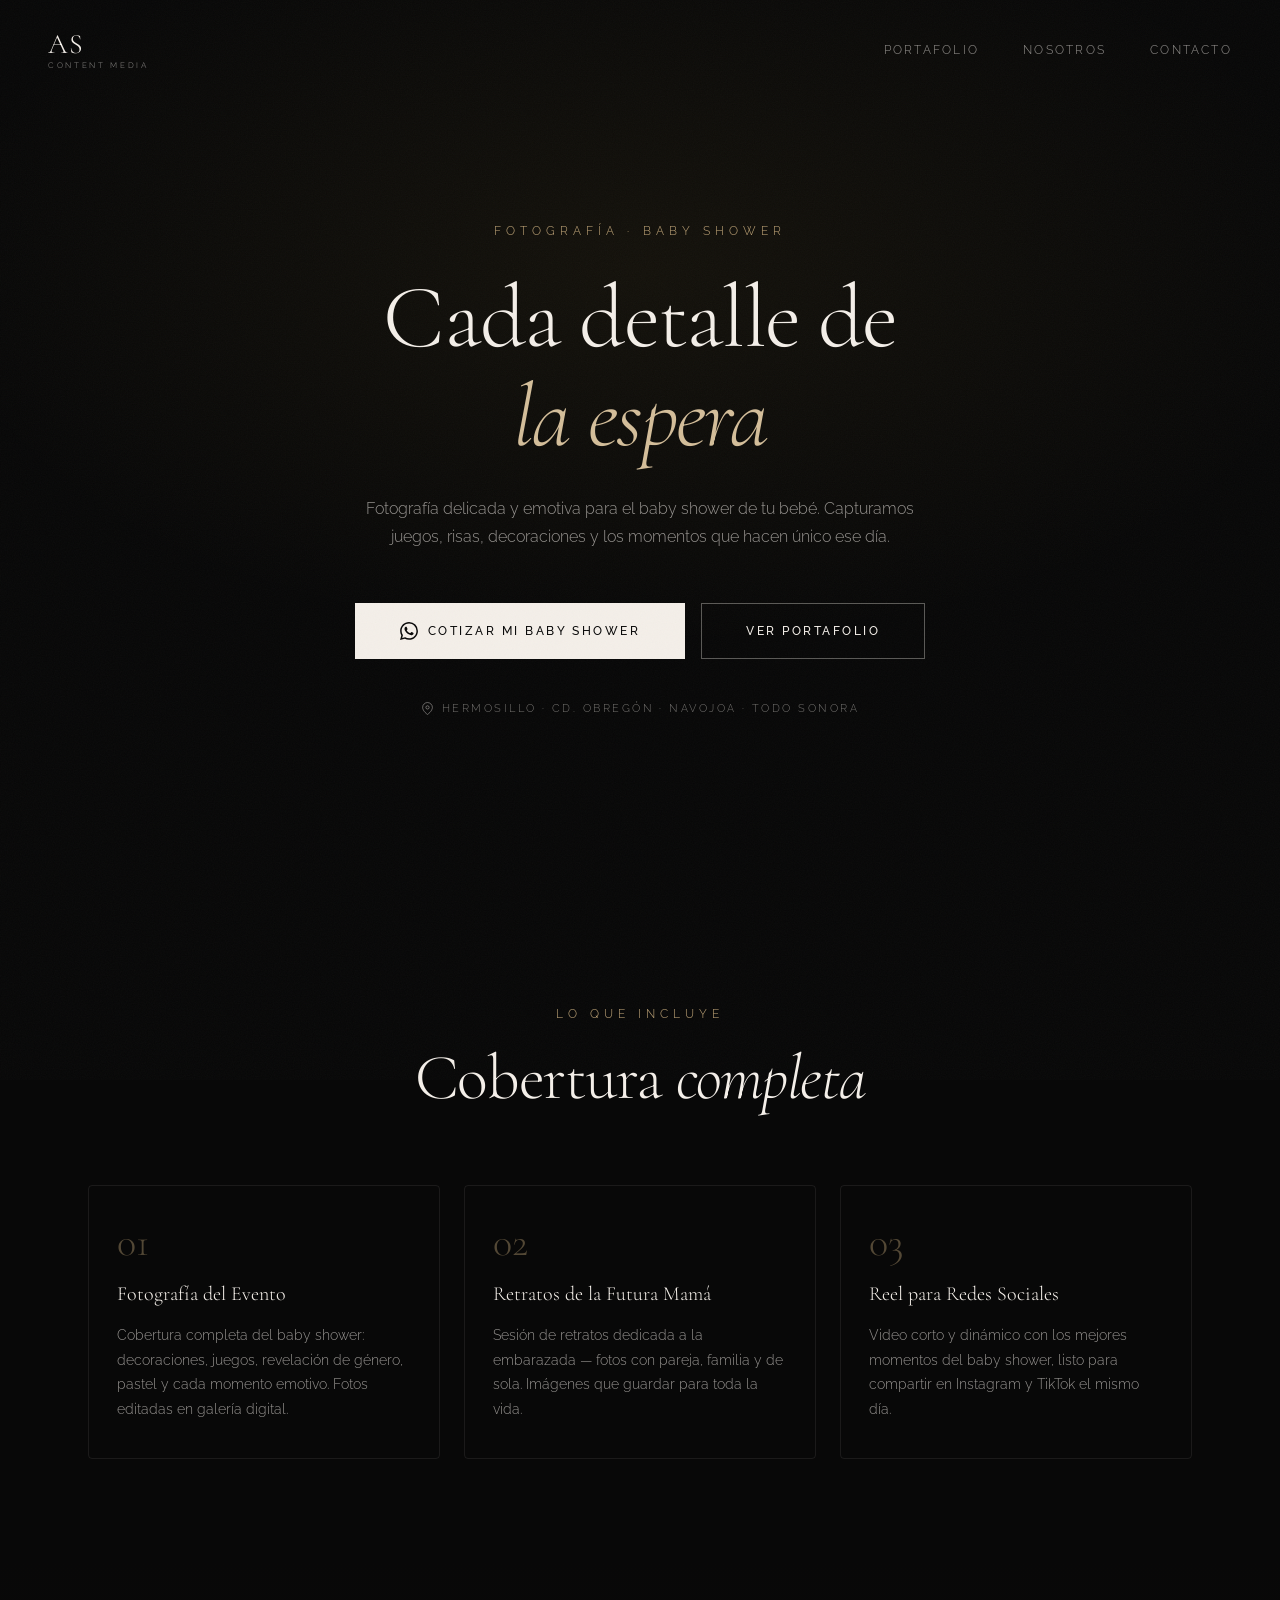
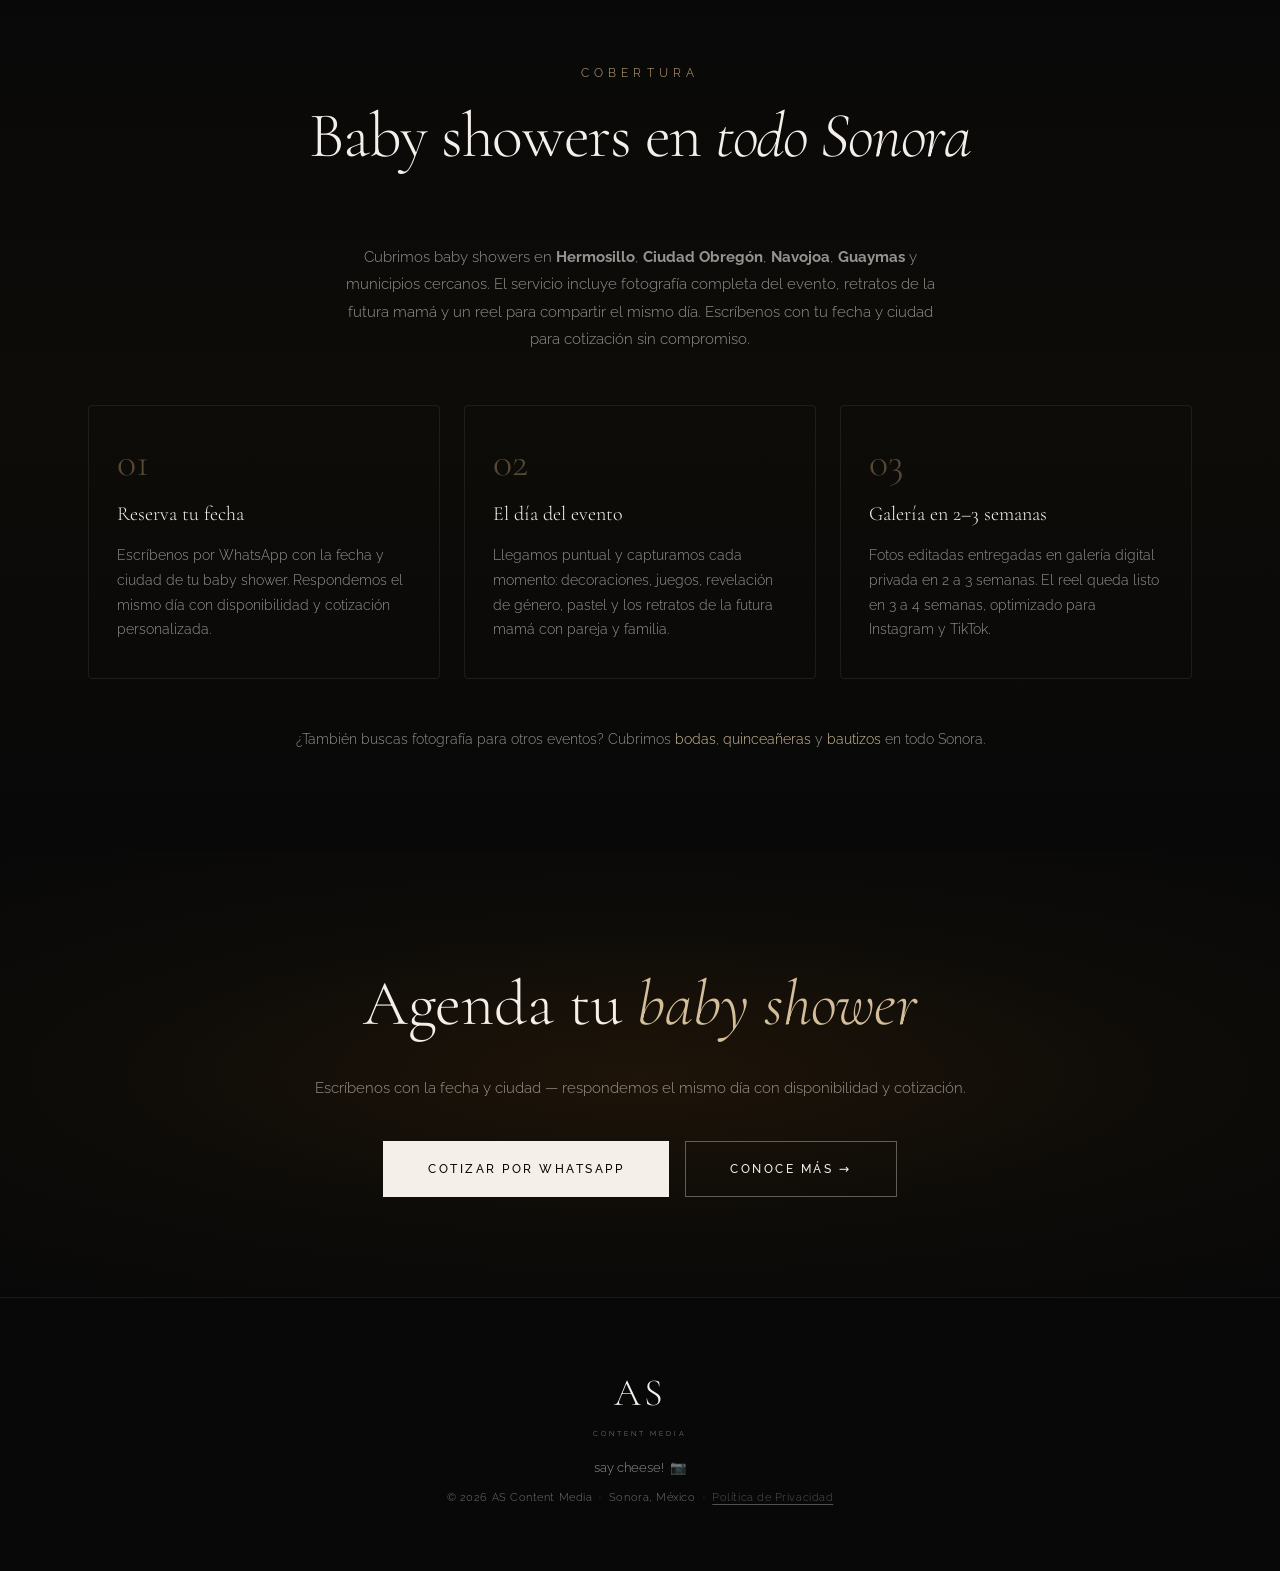
<file: baby-shower.html>
<!DOCTYPE html>
<html lang="es-MX">
<head>
  <meta charset="UTF-8">
  <meta name="viewport" content="width=device-width, initial-scale=1.0">
  <meta name="description" content="Fotógrafa de baby shower en Huatabampo, Navojoa, Ciudad Obregón, Álamos, San Carlos y Hermosillo. Capturamos cada detalle y emoción de la celebración de tu bebé en Sonora.">
  <title>Fotografía para Baby Shower en Huatabampo, Navojoa y Sonora | AS Content Media</title>
  <link rel="canonical" href="https://pagina-ascontentmedia.vercel.app/baby-shower">

  <!-- Open Graph -->
  <meta property="og:type" content="website">
  <meta property="og:site_name" content="AS Content Media">
  <meta property="og:title" content="Fotografía para Baby Shower en Huatabampo, Navojoa y Sonora | AS Content Media">
  <meta property="og:description" content="Fotógrafa de baby shower en Huatabampo, Navojoa, Ciudad Obregón, Álamos, San Carlos y Hermosillo. Capturamos cada detalle y emoción de la celebración de tu bebé en Sonora.">
  <meta property="og:url" content="https://pagina-ascontentmedia.vercel.app/baby-shower">
  <meta property="og:image" content="https://pagina-ascontentmedia.vercel.app/og-image.jpg">
  <meta property="og:image:width" content="1200">
  <meta property="og:image:height" content="630">
  <meta property="og:locale" content="es_MX">
  <meta name="twitter:card" content="summary_large_image">
  <meta name="twitter:title" content="Fotografía para Baby Shower en Huatabampo, Navojoa y Sonora | AS Content Media">
  <meta name="twitter:description" content="Fotógrafa de baby shower en Huatabampo, Navojoa, Ciudad Obregón, Álamos, San Carlos y Hermosillo, Sonora.">
  <meta name="twitter:image" content="https://pagina-ascontentmedia.vercel.app/og-image.jpg">

  <!-- Favicon -->
  <link rel="icon" type="image/png" href="/favicon.png">
  <link rel="apple-touch-icon" href="/apple-touch-icon.png">

  <script type="application/ld+json">
  {
    "@context": "https://schema.org",
    "@graph": [
      {
        "@type": "Service",
        "@id": "https://pagina-ascontentmedia.vercel.app/baby-shower#service",
        "name": "Fotografía para Baby Shower en Huatabampo, Navojoa y Sonora",
        "description": "Fotografía profesional para baby shower en Huatabampo, Navojoa, Ciudad Obregón, Álamos, San Carlos, Hermosillo y todo el estado de Sonora, México.",
        "provider": { "@id": "https://pagina-ascontentmedia.vercel.app/#business" },
        "areaServed": [
          { "@type": "City", "name": "Huatabampo" },
          { "@type": "City", "name": "Navojoa" },
          { "@type": "City", "name": "Ciudad Obregón" },
          { "@type": "City", "name": "Álamos" },
          { "@type": "City", "name": "San Carlos" },
          { "@type": "City", "name": "Guaymas" },
          { "@type": "City", "name": "Hermosillo" },
          { "@type": "AdministrativeArea", "name": "Sonora" }
        ],
        "serviceType": "Baby Shower Photography",
        "offers": {
          "@type": "Offer",
          "priceCurrency": "MXN",
          "availability": "https://schema.org/InStock",
          "seller": { "@id": "https://pagina-ascontentmedia.vercel.app/#business" }
        }
      },
      {
        "@type": "BreadcrumbList",
        "itemListElement": [
          { "@type": "ListItem", "position": 1, "name": "Inicio", "item": "https://pagina-ascontentmedia.vercel.app/" },
          { "@type": "ListItem", "position": 2, "name": "Baby Shower", "item": "https://pagina-ascontentmedia.vercel.app/baby-shower" }
        ]
      },
      {
        "@type": "WebPage",
        "@id": "https://pagina-ascontentmedia.vercel.app/baby-shower#webpage",
        "name": "Fotografía para Baby Shower en Sonora | AS Content Media",
        "description": "Fotografía profesional para baby shower en Hermosillo, Ciudad Obregón, Navojoa y todo Sonora.",
        "url": "https://pagina-ascontentmedia.vercel.app/baby-shower",
        "inLanguage": "es-MX",
        "isPartOf": { "@id": "https://pagina-ascontentmedia.vercel.app/#website" },
        "about": { "@id": "https://pagina-ascontentmedia.vercel.app/#business" }
      }
    ]
  }
  </script>

  <link rel="preconnect" href="https://fonts.googleapis.com">
  <link rel="preconnect" href="https://fonts.gstatic.com" crossorigin>
  <link rel="preload" as="style"
    href="https://fonts.googleapis.com/css2?family=Cormorant+Garamond:ital,wght@0,300;0,400;1,300;1,400&family=Raleway:wght@300;400;500&display=swap"
    onload="this.onload=null;this.rel='stylesheet'">
  <noscript>
    <link rel="stylesheet" href="https://fonts.googleapis.com/css2?family=Cormorant+Garamond:ital,wght@0,300;0,400;1,300;1,400&family=Raleway:wght@300;400;500&display=swap">
  </noscript>
  <link rel="stylesheet" href="/css/style.css">

  <style>
    .event-hero {
      min-height: 100svh;
      display: flex;
      align-items: center;
      justify-content: center;
      text-align: center;
      padding: 140px 32px 100px;
      background:
        radial-gradient(ellipse 80% 60% at 50% 30%, rgba(184,150,62,0.07) 0%, transparent 70%),
        var(--black);
    }
    .event-hero__inner { max-width: 760px; margin: 0 auto; }
    .event-hero__tag {
      display: inline-block;
      font-size: 0.75rem;
      letter-spacing: 0.42em;
      text-transform: uppercase;
      color: var(--gold);
      margin-bottom: 28px;
    }
    .event-hero__title {
      font-family: var(--serif);
      font-size: clamp(3rem, 7vw, 6rem);
      font-weight: 300;
      line-height: 1.1;
      letter-spacing: -0.02em;
      margin-bottom: 28px;
    }
    .event-hero__title em { font-style: italic; color: var(--gold-lt); }
    .event-hero__sub {
      font-size: 1rem;
      color: var(--white-60);
      line-height: 1.75;
      margin-bottom: 52px;
      max-width: 560px;
      margin-left: auto;
      margin-right: auto;
    }
    .event-hero__location {
      display: inline-flex;
      align-items: center;
      gap: 8px;
      font-size: 0.7rem;
      letter-spacing: 0.22em;
      text-transform: uppercase;
      color: rgba(244,239,233,0.45);
      margin-top: 40px;
    }
    .event-section { padding: 100px 0; background: var(--black); }
    .event-section--alt {
      background: linear-gradient(180deg, var(--black) 0%, #0e0c08 50%, var(--black) 100%);
    }
    .event-grid {
      display: grid;
      grid-template-columns: repeat(3, 1fr);
      gap: 24px;
      margin-top: 60px;
    }
    .event-card {
      padding: 36px 28px;
      border: 1px solid var(--white-08);
      border-radius: 4px;
    }
    .event-card__num {
      font-family: var(--serif);
      font-size: 2.5rem;
      color: var(--gold);
      opacity: 0.4;
      line-height: 1;
      margin-bottom: 16px;
    }
    .event-card h3 { font-family: var(--serif); font-size: 1.25rem; font-weight: 300; margin-bottom: 12px; }
    .event-card p { font-size: 0.88rem; color: var(--white-60); line-height: 1.75; }
    .event-cta {
      padding: 100px 0;
      text-align: center;
      background: radial-gradient(ellipse 85% 65% at 50% 50%, #1e1408 0%, #0e0c08 50%, var(--black) 100%);
    }
    .event-cta__title { font-family: var(--serif); font-size: clamp(2.5rem, 5vw, 4.5rem); font-weight: 300; margin-bottom: 20px; }
    .event-cta__title em { font-style: italic; color: var(--gold-lt); }
    .event-cta__sub { font-size: 0.93rem; color: var(--white-60); margin-bottom: 40px; }
    .event-cta__btns { display: flex; gap: 16px; justify-content: center; flex-wrap: wrap; }
    @media (max-width: 720px) { .event-grid { grid-template-columns: 1fr; } }
  </style>
</head>
<body>

  <div class="grain"></div>
  <nav class="nav" id="nav">
    <a href="/" class="nav__logo" style="text-decoration:none">
      <span class="nav__logo-as">AS</span>
      <span class="nav__logo-sub">CONTENT MEDIA</span>
    </a>
    <ul class="nav__links" style="margin-left:auto">
      <li><a href="/#portafolio" class="nav__link">Portafolio</a></li>
      <li><a href="/#nosotros" class="nav__link">Nosotros</a></li>
      <li><a href="/#contacto" class="nav__link">Contacto</a></li>
    </ul>
  </nav>

  <section class="event-hero">
    <div class="event-hero__inner">
      <span class="event-hero__tag">Fotografía · Baby Shower</span>
      <h1 class="event-hero__title">Cada detalle de<br><em>la espera</em></h1>
      <p class="event-hero__sub">Fotografía delicada y emotiva para el baby shower de tu bebé. Capturamos juegos, risas, decoraciones y los momentos que hacen único ese día.</p>
      <div style="display:flex;gap:16px;justify-content:center;flex-wrap:wrap">
        <a href="https://wa.me/526471581483?text=Hola,%20me%20interesa%20fotografía%20para%20un%20baby%20shower" class="btn btn--white btn--lg" target="_blank" rel="noopener">
          <svg viewBox="0 0 24 24" fill="currentColor" width="18" height="18"><path d="M17.472 14.382c-.297-.149-1.758-.867-2.03-.967-.273-.099-.471-.148-.67.15-.197.297-.767.966-.94 1.164-.173.199-.347.223-.644.075-.297-.15-1.255-.463-2.39-1.475-.883-.788-1.48-1.761-1.653-2.059-.173-.297-.018-.458.13-.606.134-.133.298-.347.446-.52.149-.174.198-.298.298-.497.099-.198.05-.371-.025-.52-.075-.149-.669-1.612-.916-2.207-.242-.579-.487-.5-.669-.51-.173-.008-.371-.01-.57-.01-.198 0-.52.074-.792.372-.272.297-1.04 1.016-1.04 2.479 0 1.462 1.065 2.875 1.213 3.074.149.198 2.096 3.2 5.077 4.487.709.306 1.262.489 1.694.625.712.227 1.36.195 1.871.118.571-.085 1.758-.719 2.006-1.413.248-.694.248-1.289.173-1.413-.074-.124-.272-.198-.57-.347m-5.421 7.403h-.004a9.87 9.87 0 0 1-5.031-1.378l-.361-.214-3.741.982.998-3.648-.235-.374a9.86 9.86 0 0 1-1.51-5.26c.001-5.45 4.436-9.884 9.888-9.884 2.64 0 5.122 1.03 6.988 2.898a9.825 9.825 0 0 1 2.893 6.994c-.003 5.45-4.437 9.884-9.885 9.884m8.413-18.297A11.815 11.815 0 0 0 12.05 0C5.495 0 .16 5.335.157 11.892c0 2.096.547 4.142 1.588 5.945L.057 24l6.305-1.654a11.882 11.882 0 0 0 5.683 1.448h.005c6.554 0 11.89-5.335 11.893-11.893a11.821 11.821 0 0 0-3.48-8.413z"/></svg>
          Cotizar mi baby shower
        </a>
        <a href="/#portafolio" class="btn btn--ghost btn--lg">Ver portafolio</a>
      </div>
      <div class="event-hero__location">
        <svg viewBox="0 0 24 24" fill="none" stroke="currentColor" stroke-width="1.6" width="13" height="13"><path d="M21 10c0 7-9 13-9 13s-9-6-9-13a9 9 0 0 1 18 0z"/><circle cx="12" cy="10" r="3"/></svg>
        Hermosillo · Cd. Obregón · Navojoa · Todo Sonora
      </div>
    </div>
  </section>

  <section class="event-section">
    <div class="container">
      <div class="section-head">
        <span class="section-tag">Lo que incluye</span>
        <h2 class="section-title">Cobertura <em>completa</em></h2>
      </div>
      <div class="event-grid">
        <div class="event-card">
          <div class="event-card__num">01</div>
          <h3>Fotografía del Evento</h3>
          <p>Cobertura completa del baby shower: decoraciones, juegos, revelación de género, pastel y cada momento emotivo. Fotos editadas en galería digital.</p>
        </div>
        <div class="event-card">
          <div class="event-card__num">02</div>
          <h3>Retratos de la Futura Mamá</h3>
          <p>Sesión de retratos dedicada a la embarazada — fotos con pareja, familia y de sola. Imágenes que guardar para toda la vida.</p>
        </div>
        <div class="event-card">
          <div class="event-card__num">03</div>
          <h3>Reel para Redes Sociales</h3>
          <p>Video corto y dinámico con los mejores momentos del baby shower, listo para compartir en Instagram y TikTok el mismo día.</p>
        </div>
      </div>
    </div>
  </section>

  <section class="event-section event-section--alt">
    <div class="container">
      <div class="section-head">
        <span class="section-tag">Cobertura</span>
        <h2 class="section-title">Baby showers en <em>todo Sonora</em></h2>
      </div>
      <p style="text-align:center;color:var(--white-60);max-width:600px;margin:32px auto 0;font-size:0.95rem;line-height:1.8">
        Cubrimos baby showers en <strong>Hermosillo</strong>, <strong>Ciudad Obregón</strong>, <strong>Navojoa</strong>, <strong>Guaymas</strong> y municipios cercanos. El servicio incluye fotografía completa del evento, retratos de la futura mamá y un reel para compartir el mismo día. Escríbenos con tu fecha y ciudad para cotización sin compromiso.
      </p>
      <div style="display:grid;grid-template-columns:repeat(3,1fr);gap:24px;margin-top:52px">
        <div class="event-card">
          <div class="event-card__num">01</div>
          <h3>Reserva tu fecha</h3>
          <p>Escríbenos por WhatsApp con la fecha y ciudad de tu baby shower. Respondemos el mismo día con disponibilidad y cotización personalizada.</p>
        </div>
        <div class="event-card">
          <div class="event-card__num">02</div>
          <h3>El día del evento</h3>
          <p>Llegamos puntual y capturamos cada momento: decoraciones, juegos, revelación de género, pastel y los retratos de la futura mamá con pareja y familia.</p>
        </div>
        <div class="event-card">
          <div class="event-card__num">03</div>
          <h3>Galería en 2–3 semanas</h3>
          <p>Fotos editadas entregadas en galería digital privada en 2 a 3 semanas. El reel queda listo en 3 a 4 semanas, optimizado para Instagram y TikTok.</p>
        </div>
      </div>
      <p style="text-align:center;margin-top:48px;color:var(--white-60);font-size:0.9rem">
        ¿También buscas fotografía para otros eventos? Cubrimos
        <a href="/bodas" style="color:var(--gold-lt)">bodas</a>,
        <a href="/quincea%C3%B1eras" style="color:var(--gold-lt)">quinceañeras</a> y
        <a href="/bautizos" style="color:var(--gold-lt)">bautizos</a> en todo Sonora.
      </p>
    </div>
  </section>

  <section class="event-cta">
    <div class="container">
      <h2 class="event-cta__title">Agenda tu <em>baby shower</em></h2>
      <p class="event-cta__sub">Escríbenos con la fecha y ciudad — respondemos el mismo día con disponibilidad y cotización.</p>
      <div class="event-cta__btns">
        <a href="https://wa.me/526471581483?text=Hola,%20me%20interesa%20fotografía%20para%20un%20baby%20shower" class="btn btn--white btn--lg" target="_blank" rel="noopener">Cotizar por WhatsApp</a>
        <a href="/" class="btn btn--ghost btn--lg">Conoce más →</a>
      </div>
    </div>
  </section>

  <footer class="footer">
    <div class="container">
      <div class="footer__inner">
        <div class="footer__logo">
          <span class="footer__as">AS</span>
          <span class="footer__sub">CONTENT MEDIA</span>
        </div>
        <p class="footer__tag">say cheese! &nbsp;&#128247;</p>
        <p class="footer__copy">&copy; 2026 AS Content Media &nbsp;&middot;&nbsp; Sonora, M&eacute;xico &nbsp;&middot;&nbsp; <a href="/politica-privacidad.html" class="footer__privacy">Política de Privacidad</a></p>
      </div>
    </div>
  </footer>

  <script>
    const nav = document.getElementById('nav');
    window.addEventListener('scroll', () => nav.classList.toggle('scrolled', window.scrollY > 60), { passive: true });
  </script>

</body>
</html>
</file>
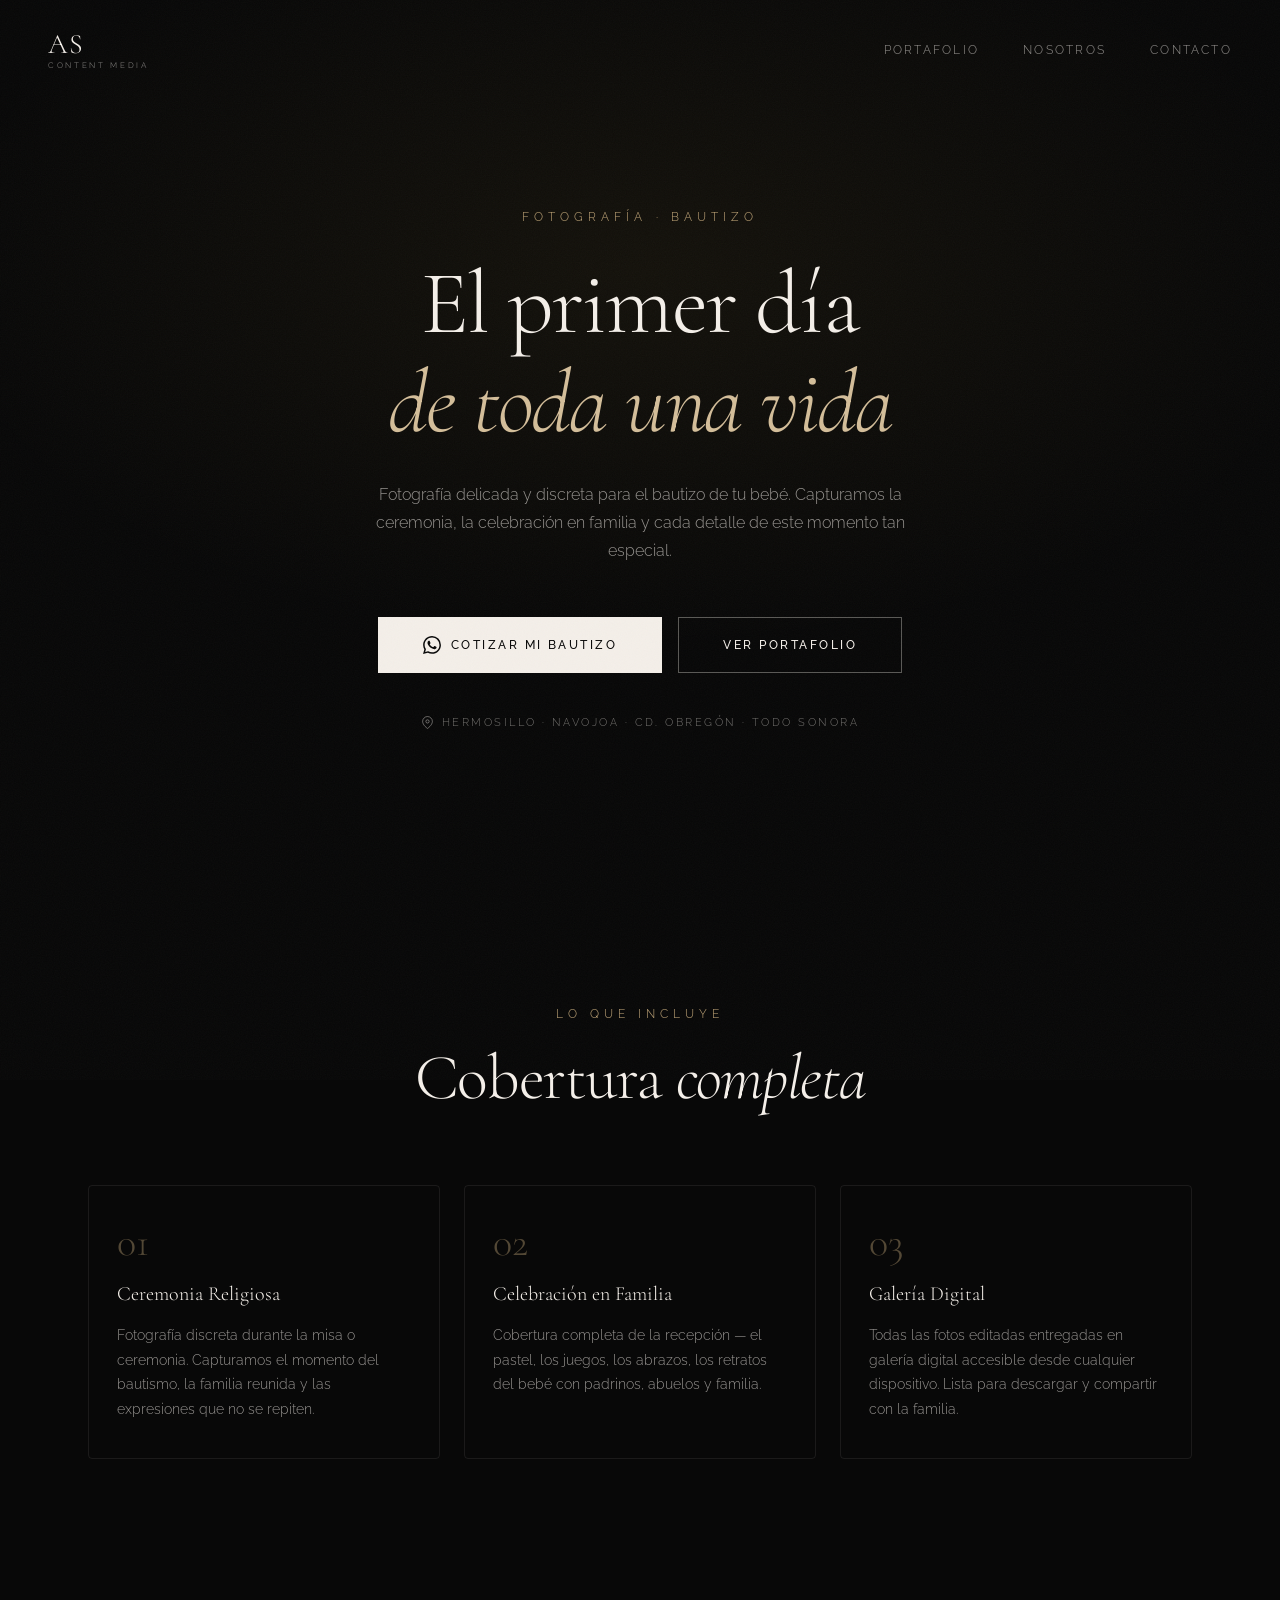
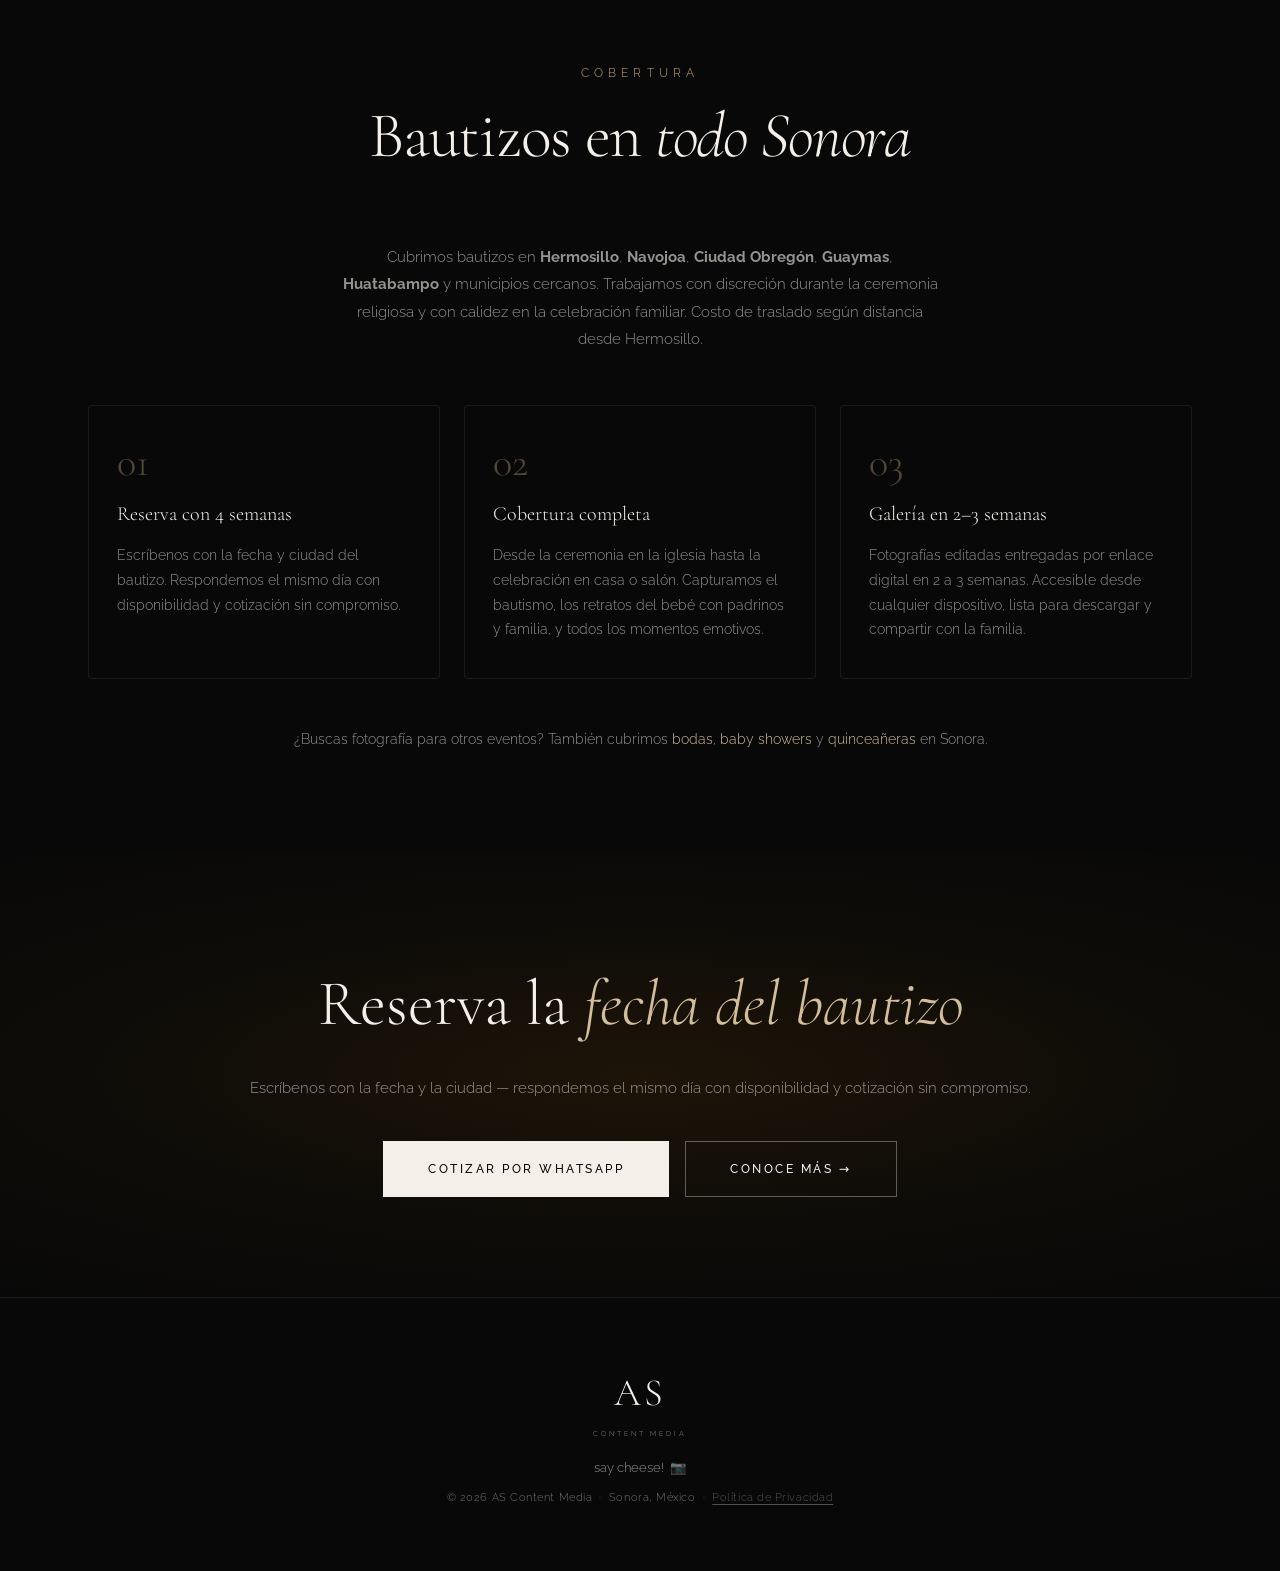
<file: bautizos.html>
<!DOCTYPE html>
<html lang="es-MX">
<head>
  <meta charset="UTF-8">
  <meta name="viewport" content="width=device-width, initial-scale=1.0">
  <meta name="description" content="Fotógrafa de bautizos en Huatabampo, Navojoa, Ciudad Obregón, Álamos, San Carlos y Hermosillo. Capturamos con calidez cada momento de este día tan significativo en Sonora.">
  <title>Fotografía para Bautizos en Huatabampo, Navojoa y Sonora | AS Content Media</title>
  <link rel="canonical" href="https://pagina-ascontentmedia.vercel.app/bautizos">

  <!-- Open Graph -->
  <meta property="og:type" content="website">
  <meta property="og:site_name" content="AS Content Media">
  <meta property="og:title" content="Fotografía para Bautizos en Huatabampo, Navojoa y Sonora | AS Content Media">
  <meta property="og:description" content="Fotógrafa de bautizos en Huatabampo, Navojoa, Ciudad Obregón, Álamos, San Carlos y Hermosillo. Cada momento de este día especial, capturado con calidez en Sonora.">
  <meta property="og:url" content="https://pagina-ascontentmedia.vercel.app/bautizos">
  <meta property="og:image" content="https://pagina-ascontentmedia.vercel.app/og-image.jpg">
  <meta property="og:image:width" content="1200">
  <meta property="og:image:height" content="630">
  <meta property="og:locale" content="es_MX">
  <meta name="twitter:card" content="summary_large_image">
  <meta name="twitter:title" content="Fotografía para Bautizos en Huatabampo, Navojoa y Sonora | AS Content Media">
  <meta name="twitter:description" content="Fotógrafa de bautizos en Huatabampo, Navojoa, Ciudad Obregón, Álamos, San Carlos y Hermosillo, Sonora.">
  <meta name="twitter:image" content="https://pagina-ascontentmedia.vercel.app/og-image.jpg">

  <!-- Favicon -->
  <link rel="icon" type="image/png" href="/favicon.png">
  <link rel="apple-touch-icon" href="/apple-touch-icon.png">

  <script type="application/ld+json">
  {
    "@context": "https://schema.org",
    "@graph": [
      {
        "@type": "Service",
        "@id": "https://pagina-ascontentmedia.vercel.app/bautizos#service",
        "name": "Fotografía para Bautizos en Huatabampo, Navojoa y Sonora",
        "description": "Fotografía profesional para bautizos en Huatabampo, Navojoa, Ciudad Obregón, Álamos, San Carlos, Hermosillo y todo el estado de Sonora, México.",
        "provider": { "@id": "https://pagina-ascontentmedia.vercel.app/#business" },
        "areaServed": [
          { "@type": "City", "name": "Huatabampo" },
          { "@type": "City", "name": "Navojoa" },
          { "@type": "City", "name": "Ciudad Obregón" },
          { "@type": "City", "name": "Álamos" },
          { "@type": "City", "name": "San Carlos" },
          { "@type": "City", "name": "Guaymas" },
          { "@type": "City", "name": "Hermosillo" },
          { "@type": "AdministrativeArea", "name": "Sonora" }
        ],
        "serviceType": "Baptism Photography",
        "offers": {
          "@type": "Offer",
          "priceCurrency": "MXN",
          "availability": "https://schema.org/InStock",
          "seller": { "@id": "https://pagina-ascontentmedia.vercel.app/#business" }
        }
      },
      {
        "@type": "BreadcrumbList",
        "itemListElement": [
          { "@type": "ListItem", "position": 1, "name": "Inicio", "item": "https://pagina-ascontentmedia.vercel.app/" },
          { "@type": "ListItem", "position": 2, "name": "Bautizos", "item": "https://pagina-ascontentmedia.vercel.app/bautizos" }
        ]
      },
      {
        "@type": "WebPage",
        "@id": "https://pagina-ascontentmedia.vercel.app/bautizos#webpage",
        "name": "Fotografía para Bautizos en Sonora | AS Content Media",
        "description": "Fotografía profesional para bautizos en Hermosillo, Navojoa, Ciudad Obregón y todo Sonora.",
        "url": "https://pagina-ascontentmedia.vercel.app/bautizos",
        "inLanguage": "es-MX",
        "isPartOf": { "@id": "https://pagina-ascontentmedia.vercel.app/#website" },
        "about": { "@id": "https://pagina-ascontentmedia.vercel.app/#business" }
      }
    ]
  }
  </script>

  <link rel="preconnect" href="https://fonts.googleapis.com">
  <link rel="preconnect" href="https://fonts.gstatic.com" crossorigin>
  <link rel="preload" as="style"
    href="https://fonts.googleapis.com/css2?family=Cormorant+Garamond:ital,wght@0,300;0,400;1,300;1,400&family=Raleway:wght@300;400;500&display=swap"
    onload="this.onload=null;this.rel='stylesheet'">
  <noscript>
    <link rel="stylesheet" href="https://fonts.googleapis.com/css2?family=Cormorant+Garamond:ital,wght@0,300;0,400;1,300;1,400&family=Raleway:wght@300;400;500&display=swap">
  </noscript>
  <link rel="stylesheet" href="/css/style.css">

  <style>
    .event-hero { min-height: 100svh; display: flex; align-items: center; justify-content: center; text-align: center; padding: 140px 32px 100px; background: radial-gradient(ellipse 80% 60% at 50% 30%, rgba(184,150,62,0.07) 0%, transparent 70%), var(--black); }
    .event-hero__inner { max-width: 760px; margin: 0 auto; }
    .event-hero__tag { display: inline-block; font-size: 0.75rem; letter-spacing: 0.42em; text-transform: uppercase; color: var(--gold); margin-bottom: 28px; }
    .event-hero__title { font-family: var(--serif); font-size: clamp(3rem, 7vw, 6rem); font-weight: 300; line-height: 1.1; letter-spacing: -0.02em; margin-bottom: 28px; }
    .event-hero__title em { font-style: italic; color: var(--gold-lt); }
    .event-hero__sub { font-size: 1rem; color: var(--white-60); line-height: 1.75; margin-bottom: 52px; max-width: 560px; margin-left: auto; margin-right: auto; }
    .event-hero__location { display: inline-flex; align-items: center; gap: 8px; font-size: 0.7rem; letter-spacing: 0.22em; text-transform: uppercase; color: rgba(244,239,233,0.45); margin-top: 40px; }
    .event-section { padding: 100px 0; background: var(--black); }
    .event-grid { display: grid; grid-template-columns: repeat(3, 1fr); gap: 24px; margin-top: 60px; }
    .event-card { padding: 36px 28px; border: 1px solid var(--white-08); border-radius: 4px; }
    .event-card__num { font-family: var(--serif); font-size: 2.5rem; color: var(--gold); opacity: 0.4; line-height: 1; margin-bottom: 16px; }
    .event-card h3 { font-family: var(--serif); font-size: 1.25rem; font-weight: 300; margin-bottom: 12px; }
    .event-card p { font-size: 0.88rem; color: var(--white-60); line-height: 1.75; }
    .event-cta { padding: 100px 0; text-align: center; background: radial-gradient(ellipse 85% 65% at 50% 50%, #1e1408 0%, #0e0c08 50%, var(--black) 100%); }
    .event-cta__title { font-family: var(--serif); font-size: clamp(2.5rem, 5vw, 4.5rem); font-weight: 300; margin-bottom: 20px; }
    .event-cta__title em { font-style: italic; color: var(--gold-lt); }
    .event-cta__sub { font-size: 0.93rem; color: var(--white-60); margin-bottom: 40px; }
    .event-cta__btns { display: flex; gap: 16px; justify-content: center; flex-wrap: wrap; }
    @media (max-width: 720px) { .event-grid { grid-template-columns: 1fr; } }
  </style>
</head>
<body>

  <div class="grain"></div>
  <nav class="nav" id="nav">
    <a href="/" class="nav__logo" style="text-decoration:none">
      <span class="nav__logo-as">AS</span>
      <span class="nav__logo-sub">CONTENT MEDIA</span>
    </a>
    <ul class="nav__links" style="margin-left:auto">
      <li><a href="/#portafolio" class="nav__link">Portafolio</a></li>
      <li><a href="/#nosotros" class="nav__link">Nosotros</a></li>
      <li><a href="/#contacto" class="nav__link">Contacto</a></li>
    </ul>
  </nav>

  <section class="event-hero">
    <div class="event-hero__inner">
      <span class="event-hero__tag">Fotografía · Bautizo</span>
      <h1 class="event-hero__title">El primer día<br><em>de toda una vida</em></h1>
      <p class="event-hero__sub">Fotografía delicada y discreta para el bautizo de tu bebé. Capturamos la ceremonia, la celebración en familia y cada detalle de este momento tan especial.</p>
      <div style="display:flex;gap:16px;justify-content:center;flex-wrap:wrap">
        <a href="https://wa.me/526471581483?text=Hola,%20me%20interesa%20fotografía%20para%20un%20bautizo" class="btn btn--white btn--lg" target="_blank" rel="noopener">
          <svg viewBox="0 0 24 24" fill="currentColor" width="18" height="18"><path d="M17.472 14.382c-.297-.149-1.758-.867-2.03-.967-.273-.099-.471-.148-.67.15-.197.297-.767.966-.94 1.164-.173.199-.347.223-.644.075-.297-.15-1.255-.463-2.39-1.475-.883-.788-1.48-1.761-1.653-2.059-.173-.297-.018-.458.13-.606.134-.133.298-.347.446-.52.149-.174.198-.298.298-.497.099-.198.05-.371-.025-.52-.075-.149-.669-1.612-.916-2.207-.242-.579-.487-.5-.669-.51-.173-.008-.371-.01-.57-.01-.198 0-.52.074-.792.372-.272.297-1.04 1.016-1.04 2.479 0 1.462 1.065 2.875 1.213 3.074.149.198 2.096 3.2 5.077 4.487.709.306 1.262.489 1.694.625.712.227 1.36.195 1.871.118.571-.085 1.758-.719 2.006-1.413.248-.694.248-1.289.173-1.413-.074-.124-.272-.198-.57-.347m-5.421 7.403h-.004a9.87 9.87 0 0 1-5.031-1.378l-.361-.214-3.741.982.998-3.648-.235-.374a9.86 9.86 0 0 1-1.51-5.26c.001-5.45 4.436-9.884 9.888-9.884 2.64 0 5.122 1.03 6.988 2.898a9.825 9.825 0 0 1 2.893 6.994c-.003 5.45-4.437 9.884-9.885 9.884m8.413-18.297A11.815 11.815 0 0 0 12.05 0C5.495 0 .16 5.335.157 11.892c0 2.096.547 4.142 1.588 5.945L.057 24l6.305-1.654a11.882 11.882 0 0 0 5.683 1.448h.005c6.554 0 11.89-5.335 11.893-11.893a11.821 11.821 0 0 0-3.48-8.413z"/></svg>
          Cotizar mi bautizo
        </a>
        <a href="/#portafolio" class="btn btn--ghost btn--lg">Ver portafolio</a>
      </div>
      <div class="event-hero__location">
        <svg viewBox="0 0 24 24" fill="none" stroke="currentColor" stroke-width="1.6" width="13" height="13"><path d="M21 10c0 7-9 13-9 13s-9-6-9-13a9 9 0 0 1 18 0z"/><circle cx="12" cy="10" r="3"/></svg>
        Hermosillo · Navojoa · Cd. Obregón · Todo Sonora
      </div>
    </div>
  </section>

  <section class="event-section">
    <div class="container">
      <div class="section-head">
        <span class="section-tag">Lo que incluye</span>
        <h2 class="section-title">Cobertura <em>completa</em></h2>
      </div>
      <div class="event-grid">
        <div class="event-card">
          <div class="event-card__num">01</div>
          <h3>Ceremonia Religiosa</h3>
          <p>Fotografía discreta durante la misa o ceremonia. Capturamos el momento del bautismo, la familia reunida y las expresiones que no se repiten.</p>
        </div>
        <div class="event-card">
          <div class="event-card__num">02</div>
          <h3>Celebración en Familia</h3>
          <p>Cobertura completa de la recepción — el pastel, los juegos, los abrazos, los retratos del bebé con padrinos, abuelos y familia.</p>
        </div>
        <div class="event-card">
          <div class="event-card__num">03</div>
          <h3>Galería Digital</h3>
          <p>Todas las fotos editadas entregadas en galería digital accesible desde cualquier dispositivo. Lista para descargar y compartir con la familia.</p>
        </div>
      </div>
    </div>
  </section>

  <section class="event-section event-section--alt">
    <div class="container">
      <div class="section-head">
        <span class="section-tag">Cobertura</span>
        <h2 class="section-title">Bautizos en <em>todo Sonora</em></h2>
      </div>
      <p style="text-align:center;color:var(--white-60);max-width:600px;margin:32px auto 0;font-size:0.95rem;line-height:1.8">
        Cubrimos bautizos en <strong>Hermosillo</strong>, <strong>Navojoa</strong>, <strong>Ciudad Obregón</strong>, <strong>Guaymas</strong>, <strong>Huatabampo</strong> y municipios cercanos. Trabajamos con discreción durante la ceremonia religiosa y con calidez en la celebración familiar. Costo de traslado según distancia desde Hermosillo.
      </p>
      <div style="display:grid;grid-template-columns:repeat(3,1fr);gap:24px;margin-top:52px">
        <div class="event-card">
          <div class="event-card__num">01</div>
          <h3>Reserva con 4 semanas</h3>
          <p>Escríbenos con la fecha y ciudad del bautizo. Respondemos el mismo día con disponibilidad y cotización sin compromiso.</p>
        </div>
        <div class="event-card">
          <div class="event-card__num">02</div>
          <h3>Cobertura completa</h3>
          <p>Desde la ceremonia en la iglesia hasta la celebración en casa o salón. Capturamos el bautismo, los retratos del bebé con padrinos y familia, y todos los momentos emotivos.</p>
        </div>
        <div class="event-card">
          <div class="event-card__num">03</div>
          <h3>Galería en 2–3 semanas</h3>
          <p>Fotografías editadas entregadas por enlace digital en 2 a 3 semanas. Accesible desde cualquier dispositivo, lista para descargar y compartir con la familia.</p>
        </div>
      </div>
      <p style="text-align:center;margin-top:48px;color:var(--white-60);font-size:0.9rem">
        ¿Buscas fotografía para otros eventos? También cubrimos
        <a href="/bodas" style="color:var(--gold-lt)">bodas</a>,
        <a href="/baby-shower" style="color:var(--gold-lt)">baby showers</a> y
        <a href="/quincea%C3%B1eras" style="color:var(--gold-lt)">quinceañeras</a> en Sonora.
      </p>
    </div>
  </section>

  <section class="event-cta">
    <div class="container">
      <h2 class="event-cta__title">Reserva la <em>fecha del bautizo</em></h2>
      <p class="event-cta__sub">Escríbenos con la fecha y la ciudad — respondemos el mismo día con disponibilidad y cotización sin compromiso.</p>
      <div class="event-cta__btns">
        <a href="https://wa.me/526471581483?text=Hola,%20me%20interesa%20fotografía%20para%20un%20bautizo" class="btn btn--white btn--lg" target="_blank" rel="noopener">Cotizar por WhatsApp</a>
        <a href="/" class="btn btn--ghost btn--lg">Conoce más →</a>
      </div>
    </div>
  </section>

  <footer class="footer">
    <div class="container">
      <div class="footer__inner">
        <div class="footer__logo">
          <span class="footer__as">AS</span>
          <span class="footer__sub">CONTENT MEDIA</span>
        </div>
        <p class="footer__tag">say cheese! &nbsp;&#128247;</p>
        <p class="footer__copy">&copy; 2026 AS Content Media &nbsp;&middot;&nbsp; Sonora, M&eacute;xico &nbsp;&middot;&nbsp; <a href="/politica-privacidad.html" class="footer__privacy">Política de Privacidad</a></p>
      </div>
    </div>
  </footer>

  <script>
    const nav = document.getElementById('nav');
    window.addEventListener('scroll', () => nav.classList.toggle('scrolled', window.scrollY > 60), { passive: true });
  </script>

</body>
</html>
</file>
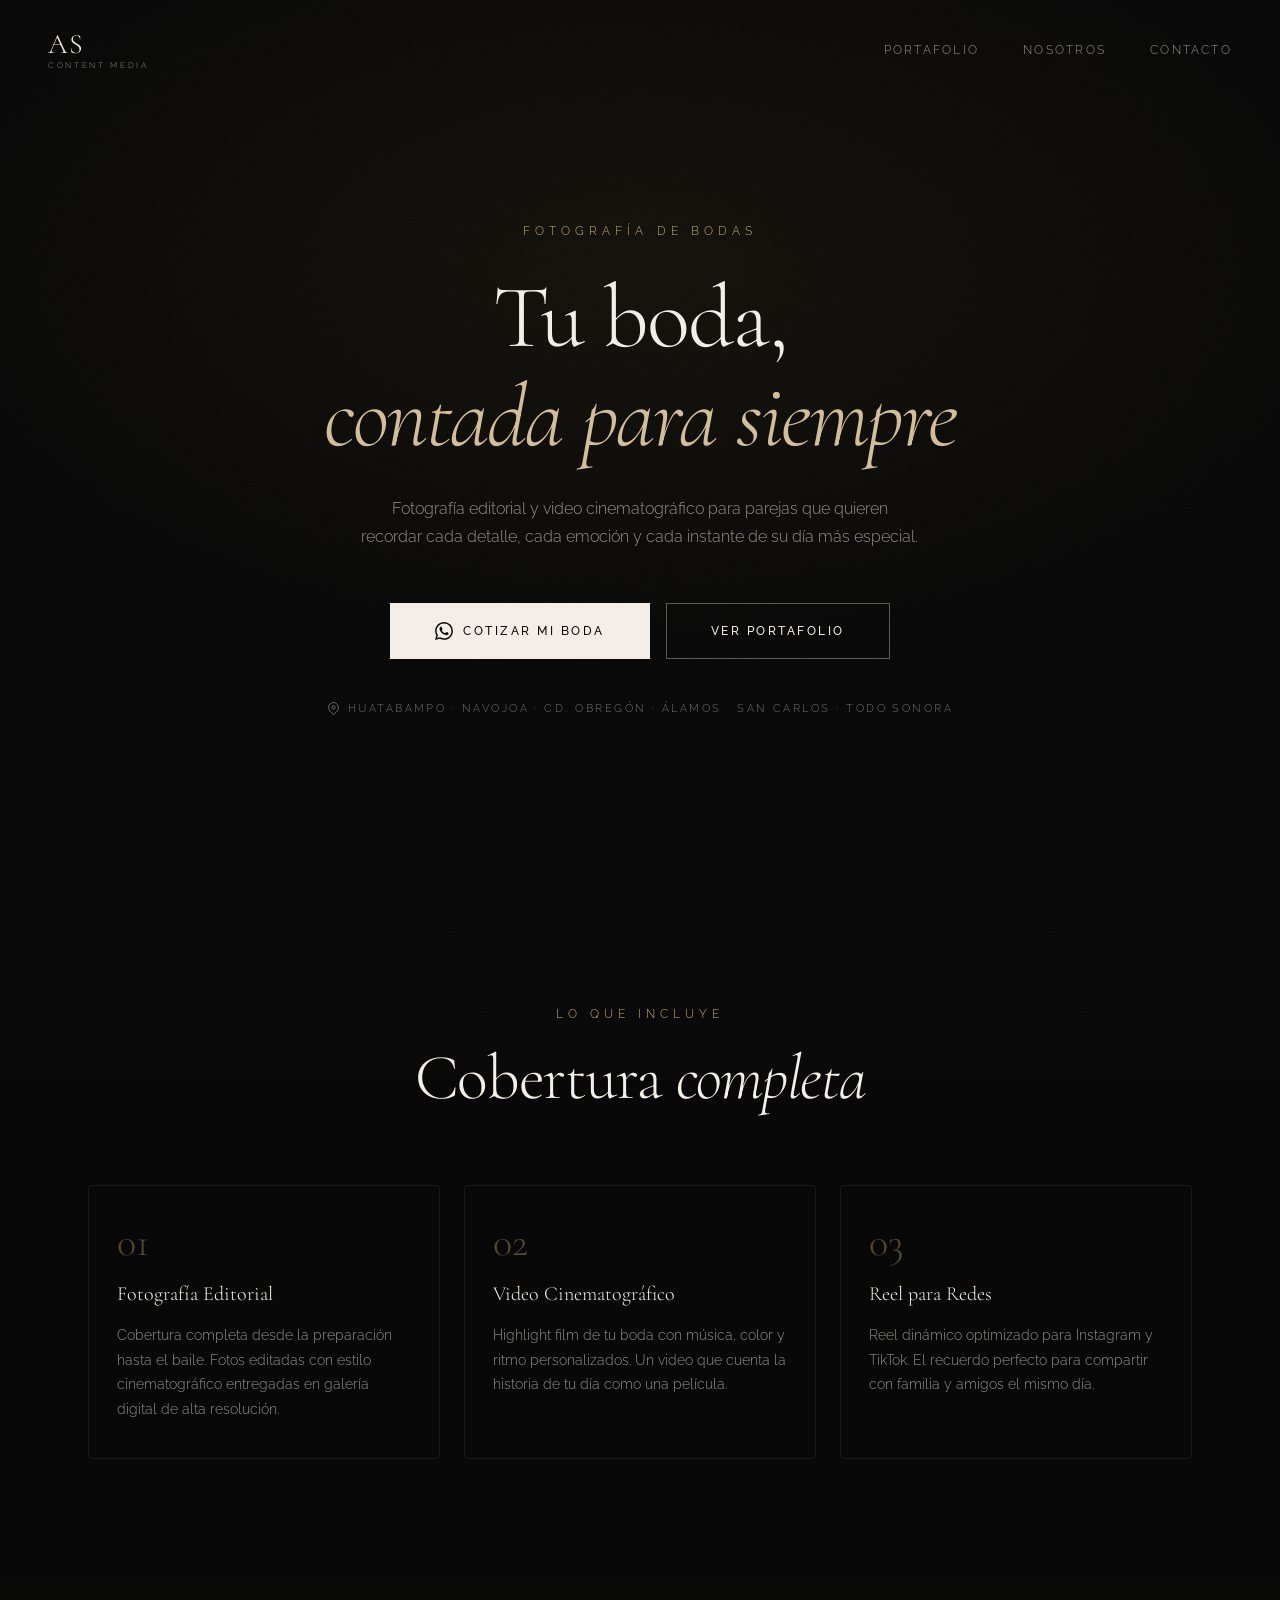
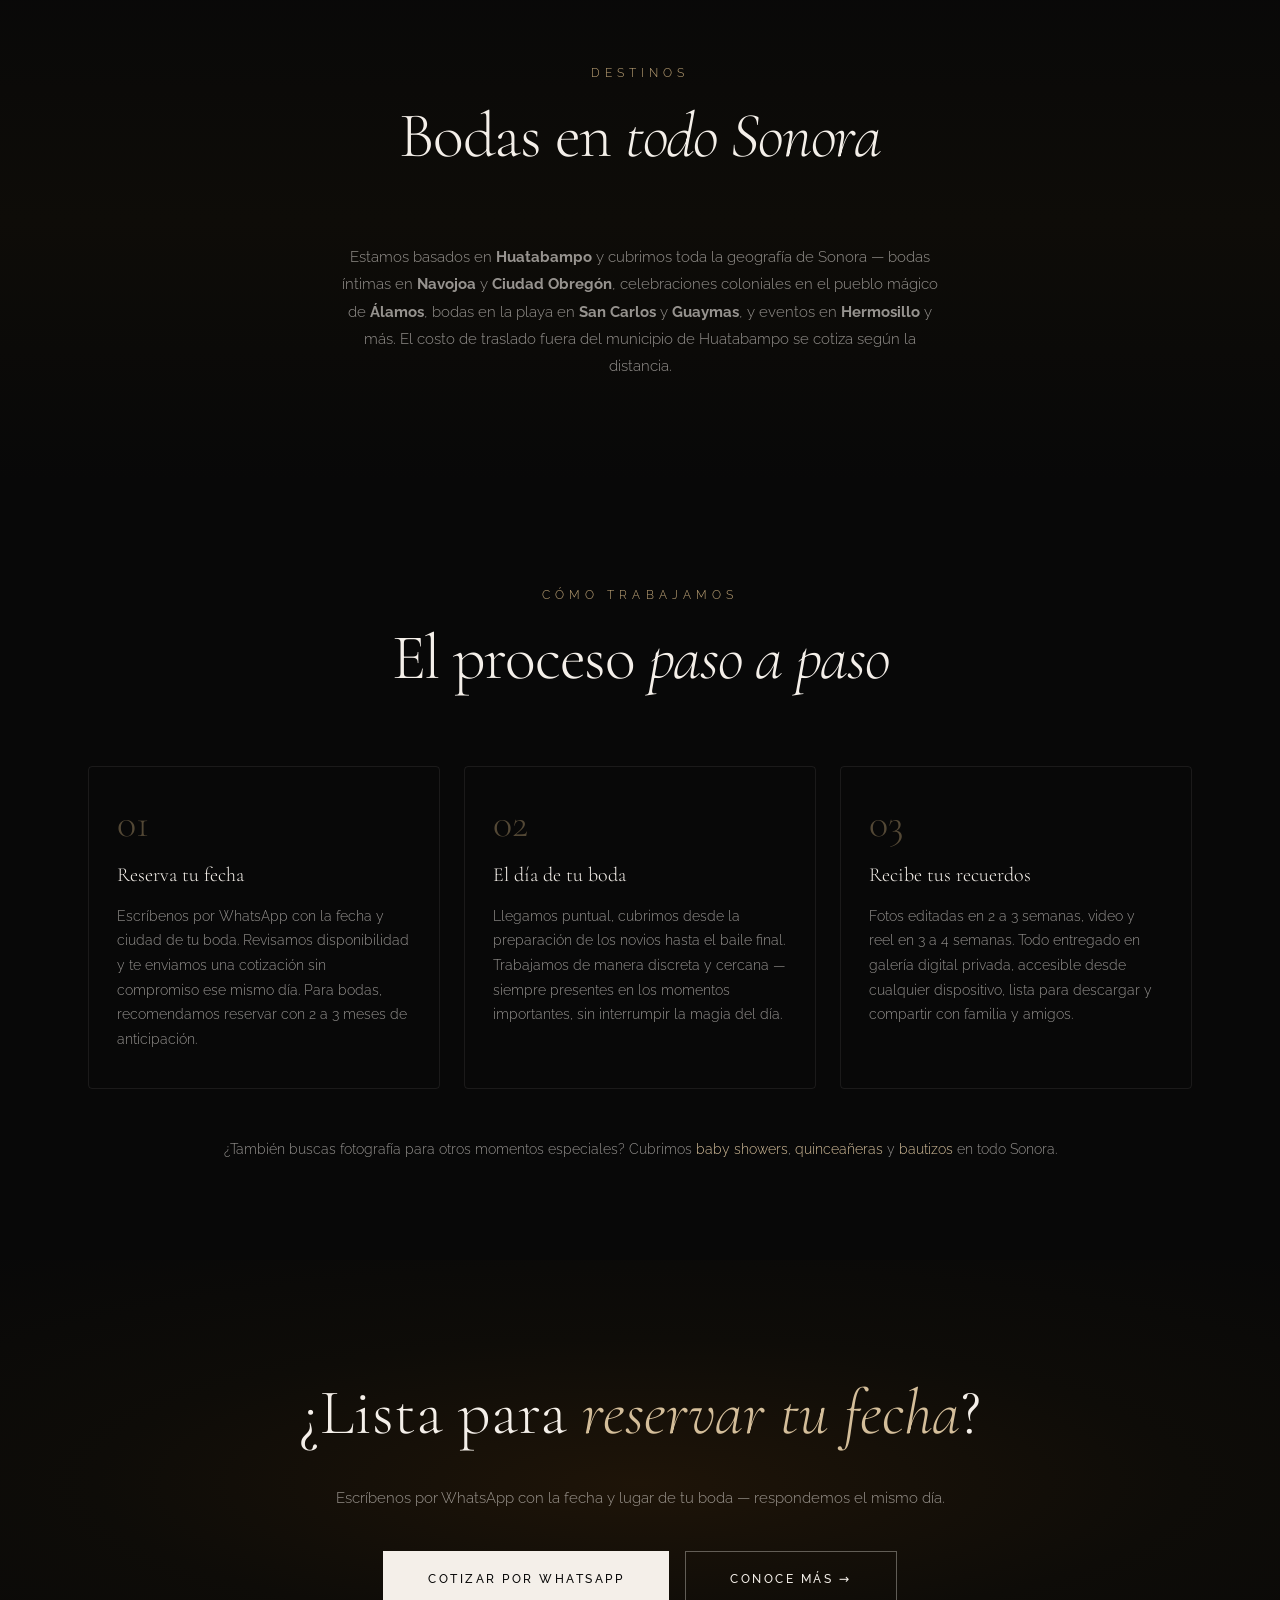
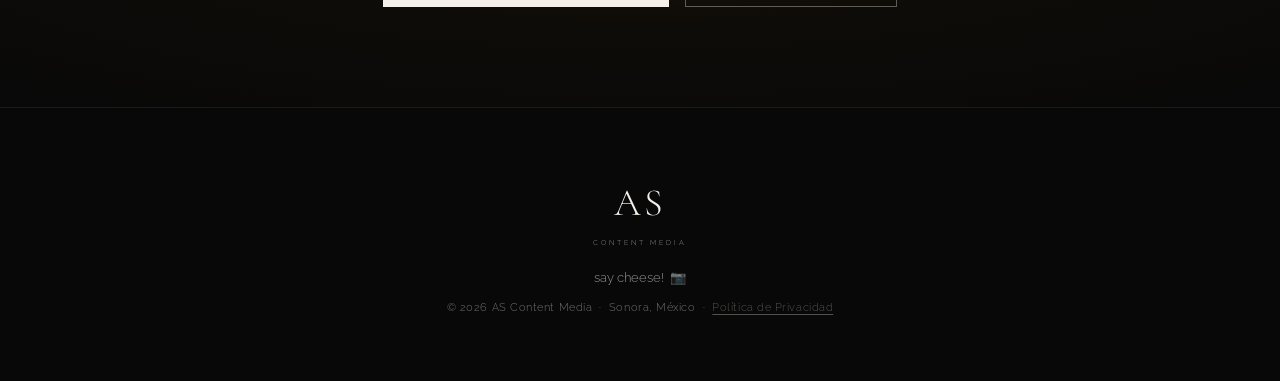
<file: bodas.html>
<!DOCTYPE html>
<html lang="es-MX">
<head>
  <meta charset="UTF-8">
  <meta name="viewport" content="width=device-width, initial-scale=1.0">
  <meta name="description" content="Fotógrafa de bodas en Huatabampo, Navojoa, Ciudad Obregón, Álamos y San Carlos. Fotografía editorial y video cinematográfico para tu boda en el sur de Sonora. Cotiza por WhatsApp.">
  <title>Fotografía y Video para Bodas en Huatabampo, Navojoa y Sonora | AS Content Media</title>
  <link rel="canonical" href="https://pagina-ascontentmedia.vercel.app/bodas">

  <!-- Open Graph -->
  <meta property="og:type" content="website">
  <meta property="og:site_name" content="AS Content Media">
  <meta property="og:title" content="Fotografía y Video para Bodas en Huatabampo, Navojoa y Sonora | AS Content Media">
  <meta property="og:description" content="Fotógrafa de bodas en Huatabampo, Navojoa, Ciudad Obregón, Álamos y San Carlos. Fotografía editorial y video cinematográfico para tu boda en el sur de Sonora.">
  <meta property="og:url" content="https://pagina-ascontentmedia.vercel.app/bodas">
  <meta property="og:image" content="https://pagina-ascontentmedia.vercel.app/og-image.jpg">
  <meta property="og:image:width" content="1200">
  <meta property="og:image:height" content="630">
  <meta property="og:locale" content="es_MX">
  <meta name="twitter:card" content="summary_large_image">
  <meta name="twitter:title" content="Fotografía y Video para Bodas en Huatabampo, Navojoa y Sonora | AS Content Media">
  <meta name="twitter:description" content="Fotógrafa de bodas en Huatabampo, Navojoa, Ciudad Obregón, Álamos y San Carlos, Sonora.">
  <meta name="twitter:image" content="https://pagina-ascontentmedia.vercel.app/og-image.jpg">

  <!-- Favicon -->
  <link rel="icon" type="image/png" href="/favicon.png">
  <link rel="apple-touch-icon" href="/apple-touch-icon.png">

  <script type="application/ld+json">
  {
    "@context": "https://schema.org",
    "@graph": [
      {
        "@type": "Service",
        "@id": "https://pagina-ascontentmedia.vercel.app/bodas#service",
        "name": "Fotografía y Video para Bodas en Huatabampo, Navojoa y Sonora",
        "description": "Fotografía editorial y video cinematográfico para bodas en Huatabampo, Navojoa, Ciudad Obregón, Álamos, San Carlos, Hermosillo y todo el estado de Sonora, México.",
        "provider": { "@id": "https://pagina-ascontentmedia.vercel.app/#business" },
        "areaServed": [
          { "@type": "City", "name": "Huatabampo" },
          { "@type": "City", "name": "Navojoa" },
          { "@type": "City", "name": "Ciudad Obregón" },
          { "@type": "City", "name": "Álamos" },
          { "@type": "City", "name": "San Carlos" },
          { "@type": "City", "name": "Guaymas" },
          { "@type": "City", "name": "Hermosillo" },
          { "@type": "AdministrativeArea", "name": "Sonora" }
        ],
        "serviceType": "Wedding Photography and Videography",
        "offers": {
          "@type": "Offer",
          "priceCurrency": "MXN",
          "availability": "https://schema.org/InStock",
          "seller": { "@id": "https://pagina-ascontentmedia.vercel.app/#business" }
        }
      },
      {
        "@type": "BreadcrumbList",
        "itemListElement": [
          { "@type": "ListItem", "position": 1, "name": "Inicio", "item": "https://pagina-ascontentmedia.vercel.app/" },
          { "@type": "ListItem", "position": 2, "name": "Bodas", "item": "https://pagina-ascontentmedia.vercel.app/bodas" }
        ]
      },
      {
        "@type": "WebPage",
        "@id": "https://pagina-ascontentmedia.vercel.app/bodas#webpage",
        "name": "Fotografía y Video para Bodas en Huatabampo, Navojoa y Sonora | AS Content Media",
        "description": "Fotógrafa de bodas en Huatabampo, Navojoa, Ciudad Obregón, Álamos y San Carlos. Fotografía editorial y video cinematográfico para bodas en el sur de Sonora y todo el estado.",
        "url": "https://pagina-ascontentmedia.vercel.app/bodas",
        "inLanguage": "es-MX",
        "isPartOf": { "@id": "https://pagina-ascontentmedia.vercel.app/#website" },
        "about": { "@id": "https://pagina-ascontentmedia.vercel.app/#business" }
      }
    ]
  }
  </script>

  <link rel="preconnect" href="https://fonts.googleapis.com">
  <link rel="preconnect" href="https://fonts.gstatic.com" crossorigin>
  <link rel="preload" as="style"
    href="https://fonts.googleapis.com/css2?family=Cormorant+Garamond:ital,wght@0,300;0,400;1,300;1,400&family=Raleway:wght@300;400;500&display=swap"
    onload="this.onload=null;this.rel='stylesheet'">
  <noscript>
    <link rel="stylesheet" href="https://fonts.googleapis.com/css2?family=Cormorant+Garamond:ital,wght@0,300;0,400;1,300;1,400&family=Raleway:wght@300;400;500&display=swap">
  </noscript>
  <link rel="stylesheet" href="/css/style.css">

  <style>
    .event-hero {
      min-height: 100svh;
      display: flex;
      align-items: center;
      justify-content: center;
      text-align: center;
      padding: 140px 32px 100px;
      background:
        radial-gradient(ellipse 80% 60% at 50% 30%, rgba(184,150,62,0.07) 0%, transparent 70%),
        var(--black);
      position: relative;
    }
    .event-hero__inner { max-width: 760px; margin: 0 auto; }
    .event-hero__tag {
      display: inline-block;
      font-size: 0.75rem;
      letter-spacing: 0.42em;
      text-transform: uppercase;
      color: var(--gold);
      margin-bottom: 28px;
    }
    .event-hero__title {
      font-family: var(--serif);
      font-size: clamp(3rem, 7vw, 6rem);
      font-weight: 300;
      line-height: 1.1;
      letter-spacing: -0.02em;
      margin-bottom: 28px;
    }
    .event-hero__title em { font-style: italic; color: var(--gold-lt); }
    .event-hero__sub {
      font-size: 1rem;
      color: var(--white-60);
      line-height: 1.75;
      margin-bottom: 52px;
      max-width: 560px;
      margin-left: auto;
      margin-right: auto;
    }
    .event-hero__location {
      display: inline-flex;
      align-items: center;
      gap: 8px;
      font-size: 0.7rem;
      letter-spacing: 0.22em;
      text-transform: uppercase;
      color: rgba(244,239,233,0.45);
      margin-top: 40px;
    }
    .event-section {
      padding: 100px 0;
      background: var(--black);
    }
    .event-section--alt {
      background: linear-gradient(180deg, var(--black) 0%, #0e0c08 50%, var(--black) 100%);
    }
    .event-grid {
      display: grid;
      grid-template-columns: repeat(3, 1fr);
      gap: 24px;
      margin-top: 60px;
    }
    .event-card {
      padding: 36px 28px;
      border: 1px solid var(--white-08);
      border-radius: 4px;
    }
    .event-card__num {
      font-family: var(--serif);
      font-size: 2.5rem;
      color: var(--gold);
      opacity: 0.4;
      line-height: 1;
      margin-bottom: 16px;
    }
    .event-card h3 {
      font-family: var(--serif);
      font-size: 1.25rem;
      font-weight: 300;
      margin-bottom: 12px;
    }
    .event-card p {
      font-size: 0.88rem;
      color: var(--white-60);
      line-height: 1.75;
    }
    .event-cta {
      padding: 100px 0;
      text-align: center;
      background:
        radial-gradient(ellipse 85% 65% at 50% 50%, #1e1408 0%, #0e0c08 50%, var(--black) 100%);
    }
    .event-cta__title {
      font-family: var(--serif);
      font-size: clamp(2.5rem, 5vw, 4.5rem);
      font-weight: 300;
      margin-bottom: 20px;
    }
    .event-cta__title em { font-style: italic; color: var(--gold-lt); }
    .event-cta__sub {
      font-size: 0.93rem;
      color: var(--white-60);
      margin-bottom: 40px;
    }
    .event-cta__btns {
      display: flex;
      gap: 16px;
      justify-content: center;
      flex-wrap: wrap;
    }
    @media (max-width: 720px) {
      .event-grid { grid-template-columns: 1fr; }
    }
    .event-hero__btns {
      display: flex;
      gap: 16px;
      justify-content: center;
      flex-wrap: wrap;
    }
    .event-section__text {
      text-align: center;
      color: var(--white-60);
      max-width: 600px;
      margin: 32px auto 0;
      font-size: 0.95rem;
      line-height: 1.8;
    }
    @media (max-width: 480px) {
      .event-hero__btns {
        flex-direction: column;
        align-items: center;
        width: 100%;
      }
      .event-hero__btns .btn {
        width: 100%;
        justify-content: center;
      }
      .event-cta__btns {
        flex-direction: column;
        align-items: center;
        width: 100%;
      }
      .event-cta__btns .btn {
        width: 100%;
        justify-content: center;
      }
    }
  </style>
</head>
<body>

  <div class="grain"></div>
  <nav class="nav" id="nav">
    <a href="/" class="nav__logo" style="text-decoration:none">
      <span class="nav__logo-as">AS</span>
      <span class="nav__logo-sub">CONTENT MEDIA</span>
    </a>
    <ul class="nav__links" style="margin-left:auto">
      <li><a href="/#portafolio" class="nav__link">Portafolio</a></li>
      <li><a href="/#nosotros" class="nav__link">Nosotros</a></li>
      <li><a href="/#contacto" class="nav__link">Contacto</a></li>
    </ul>
    <button class="nav__burger" id="navBurger" aria-label="Menú">
      <span></span><span></span><span></span>
    </button>
  </nav>

  <div class="mobile-menu" id="mobileMenu">
    <ul>
      <li><a href="/" class="mobile-link">Inicio</a></li>
      <li><a href="/#portafolio" class="mobile-link">Portafolio</a></li>
      <li><a href="/#nosotros" class="mobile-link">Nosotros</a></li>
      <li><a href="/#contacto" class="mobile-link">Contacto</a></li>
    </ul>
  </div>

  <section class="event-hero">
    <div class="event-hero__inner">
      <span class="event-hero__tag">Fotografía de bodas</span>
      <h1 class="event-hero__title">Tu boda,<br><em>contada para siempre</em></h1>
      <p class="event-hero__sub">Fotografía editorial y video cinematográfico para parejas que quieren recordar cada detalle, cada emoción y cada instante de su día más especial.</p>
      <div class="event-hero__btns">
        <a href="https://wa.me/526471581483?text=Hola,%20me%20interesa%20fotografía%20para%20mi%20boda" class="btn btn--white btn--lg" target="_blank" rel="noopener">
          <svg viewBox="0 0 24 24" fill="currentColor" width="18" height="18"><path d="M17.472 14.382c-.297-.149-1.758-.867-2.03-.967-.273-.099-.471-.148-.67.15-.197.297-.767.966-.94 1.164-.173.199-.347.223-.644.075-.297-.15-1.255-.463-2.39-1.475-.883-.788-1.48-1.761-1.653-2.059-.173-.297-.018-.458.13-.606.134-.133.298-.347.446-.52.149-.174.198-.298.298-.497.099-.198.05-.371-.025-.52-.075-.149-.669-1.612-.916-2.207-.242-.579-.487-.5-.669-.51-.173-.008-.371-.01-.57-.01-.198 0-.52.074-.792.372-.272.297-1.04 1.016-1.04 2.479 0 1.462 1.065 2.875 1.213 3.074.149.198 2.096 3.2 5.077 4.487.709.306 1.262.489 1.694.625.712.227 1.36.195 1.871.118.571-.085 1.758-.719 2.006-1.413.248-.694.248-1.289.173-1.413-.074-.124-.272-.198-.57-.347m-5.421 7.403h-.004a9.87 9.87 0 0 1-5.031-1.378l-.361-.214-3.741.982.998-3.648-.235-.374a9.86 9.86 0 0 1-1.51-5.26c.001-5.45 4.436-9.884 9.888-9.884 2.64 0 5.122 1.03 6.988 2.898a9.825 9.825 0 0 1 2.893 6.994c-.003 5.45-4.437 9.884-9.885 9.884m8.413-18.297A11.815 11.815 0 0 0 12.05 0C5.495 0 .16 5.335.157 11.892c0 2.096.547 4.142 1.588 5.945L.057 24l6.305-1.654a11.882 11.882 0 0 0 5.683 1.448h.005c6.554 0 11.89-5.335 11.893-11.893a11.821 11.821 0 0 0-3.48-8.413z"/></svg>
          Cotizar mi boda
        </a>
        <a href="/#portafolio" class="btn btn--ghost btn--lg">Ver portafolio</a>
      </div>
      <div class="event-hero__location">
        <svg viewBox="0 0 24 24" fill="none" stroke="currentColor" stroke-width="1.6" width="13" height="13"><path d="M21 10c0 7-9 13-9 13s-9-6-9-13a9 9 0 0 1 18 0z"/><circle cx="12" cy="10" r="3"/></svg>
        Huatabampo · Navojoa · Cd. Obregón · Álamos · San Carlos · Todo Sonora
      </div>
    </div>
  </section>

  <section class="event-section">
    <div class="container">
      <div class="section-head">
        <span class="section-tag">Lo que incluye</span>
        <h2 class="section-title">Cobertura <em>completa</em></h2>
      </div>
      <div class="event-grid">
        <div class="event-card">
          <div class="event-card__num">01</div>
          <h3>Fotografía Editorial</h3>
          <p>Cobertura completa desde la preparación hasta el baile. Fotos editadas con estilo cinematográfico entregadas en galería digital de alta resolución.</p>
        </div>
        <div class="event-card">
          <div class="event-card__num">02</div>
          <h3>Video Cinematográfico</h3>
          <p>Highlight film de tu boda con música, color y ritmo personalizados. Un video que cuenta la historia de tu día como una película.</p>
        </div>
        <div class="event-card">
          <div class="event-card__num">03</div>
          <h3>Reel para Redes</h3>
          <p>Reel dinámico optimizado para Instagram y TikTok. El recuerdo perfecto para compartir con familia y amigos el mismo día.</p>
        </div>
      </div>
    </div>
  </section>

  <section class="event-section event-section--alt">
    <div class="container">
      <div class="section-head">
        <span class="section-tag">Destinos</span>
        <h2 class="section-title">Bodas en <em>todo Sonora</em></h2>
      </div>
      <p class="event-section__text">
        Estamos basados en <strong>Huatabampo</strong> y cubrimos toda la geografía de Sonora — bodas íntimas en <strong>Navojoa</strong> y <strong>Ciudad Obregón</strong>, celebraciones coloniales en el pueblo mágico de <strong>Álamos</strong>, bodas en la playa en <strong>San Carlos</strong> y <strong>Guaymas</strong>, y eventos en <strong>Hermosillo</strong> y más. El costo de traslado fuera del municipio de Huatabampo se cotiza según la distancia.
      </p>
    </div>
  </section>

  <section class="event-section">
    <div class="container">
      <div class="section-head">
        <span class="section-tag">Cómo trabajamos</span>
        <h2 class="section-title">El proceso <em>paso a paso</em></h2>
      </div>
      <div class="event-grid">
        <div class="event-card">
          <div class="event-card__num">01</div>
          <h3>Reserva tu fecha</h3>
          <p>Escríbenos por WhatsApp con la fecha y ciudad de tu boda. Revisamos disponibilidad y te enviamos una cotización sin compromiso ese mismo día. Para bodas, recomendamos reservar con 2 a 3 meses de anticipación.</p>
        </div>
        <div class="event-card">
          <div class="event-card__num">02</div>
          <h3>El día de tu boda</h3>
          <p>Llegamos puntual, cubrimos desde la preparación de los novios hasta el baile final. Trabajamos de manera discreta y cercana — siempre presentes en los momentos importantes, sin interrumpir la magia del día.</p>
        </div>
        <div class="event-card">
          <div class="event-card__num">03</div>
          <h3>Recibe tus recuerdos</h3>
          <p>Fotos editadas en 2 a 3 semanas, video y reel en 3 a 4 semanas. Todo entregado en galería digital privada, accesible desde cualquier dispositivo, lista para descargar y compartir con familia y amigos.</p>
        </div>
      </div>
      <p style="text-align:center;margin-top:48px;color:var(--white-60);font-size:0.9rem">
        ¿También buscas fotografía para otros momentos especiales? Cubrimos
        <a href="/baby-shower" style="color:var(--gold-lt)">baby showers</a>,
        <a href="/quincea%C3%B1eras" style="color:var(--gold-lt)">quinceañeras</a> y
        <a href="/bautizos" style="color:var(--gold-lt)">bautizos</a> en todo Sonora.
      </p>
    </div>
  </section>

  <section class="event-cta">
    <div class="container">
      <h2 class="event-cta__title">¿Lista para <em>reservar tu fecha</em>?</h2>
      <p class="event-cta__sub">Escríbenos por WhatsApp con la fecha y lugar de tu boda — respondemos el mismo día.</p>
      <div class="event-cta__btns">
        <a href="https://wa.me/526471581483?text=Hola,%20me%20interesa%20fotografía%20para%20mi%20boda" class="btn btn--white btn--lg" target="_blank" rel="noopener">Cotizar por WhatsApp</a>
        <a href="/" class="btn btn--ghost btn--lg">Conoce más →</a>
      </div>
    </div>
  </section>

  <footer class="footer">
    <div class="container">
      <div class="footer__inner">
        <div class="footer__logo">
          <span class="footer__as">AS</span>
          <span class="footer__sub">CONTENT MEDIA</span>
        </div>
        <p class="footer__tag">say cheese! &nbsp;&#128247;</p>
        <p class="footer__copy">&copy; 2026 AS Content Media &nbsp;&middot;&nbsp; Sonora, M&eacute;xico &nbsp;&middot;&nbsp; <a href="/politica-privacidad.html" class="footer__privacy">Política de Privacidad</a></p>
      </div>
    </div>
  </footer>

  <script>
    const nav = document.getElementById('nav');
    window.addEventListener('scroll', () => nav.classList.toggle('scrolled', window.scrollY > 60), { passive: true });

    const burger = document.getElementById('navBurger');
    const mobileMenu = document.getElementById('mobileMenu');
    burger.addEventListener('click', () => {
      const isOpen = mobileMenu.classList.toggle('open');
      burger.classList.toggle('open', isOpen);
      document.body.style.overflow = isOpen ? 'hidden' : '';
    });
    document.querySelectorAll('.mobile-link').forEach(link => {
      link.addEventListener('click', () => {
        mobileMenu.classList.remove('open');
        burger.classList.remove('open');
        document.body.style.overflow = '';
      });
    });
  </script>

</body>
</html>
</file>
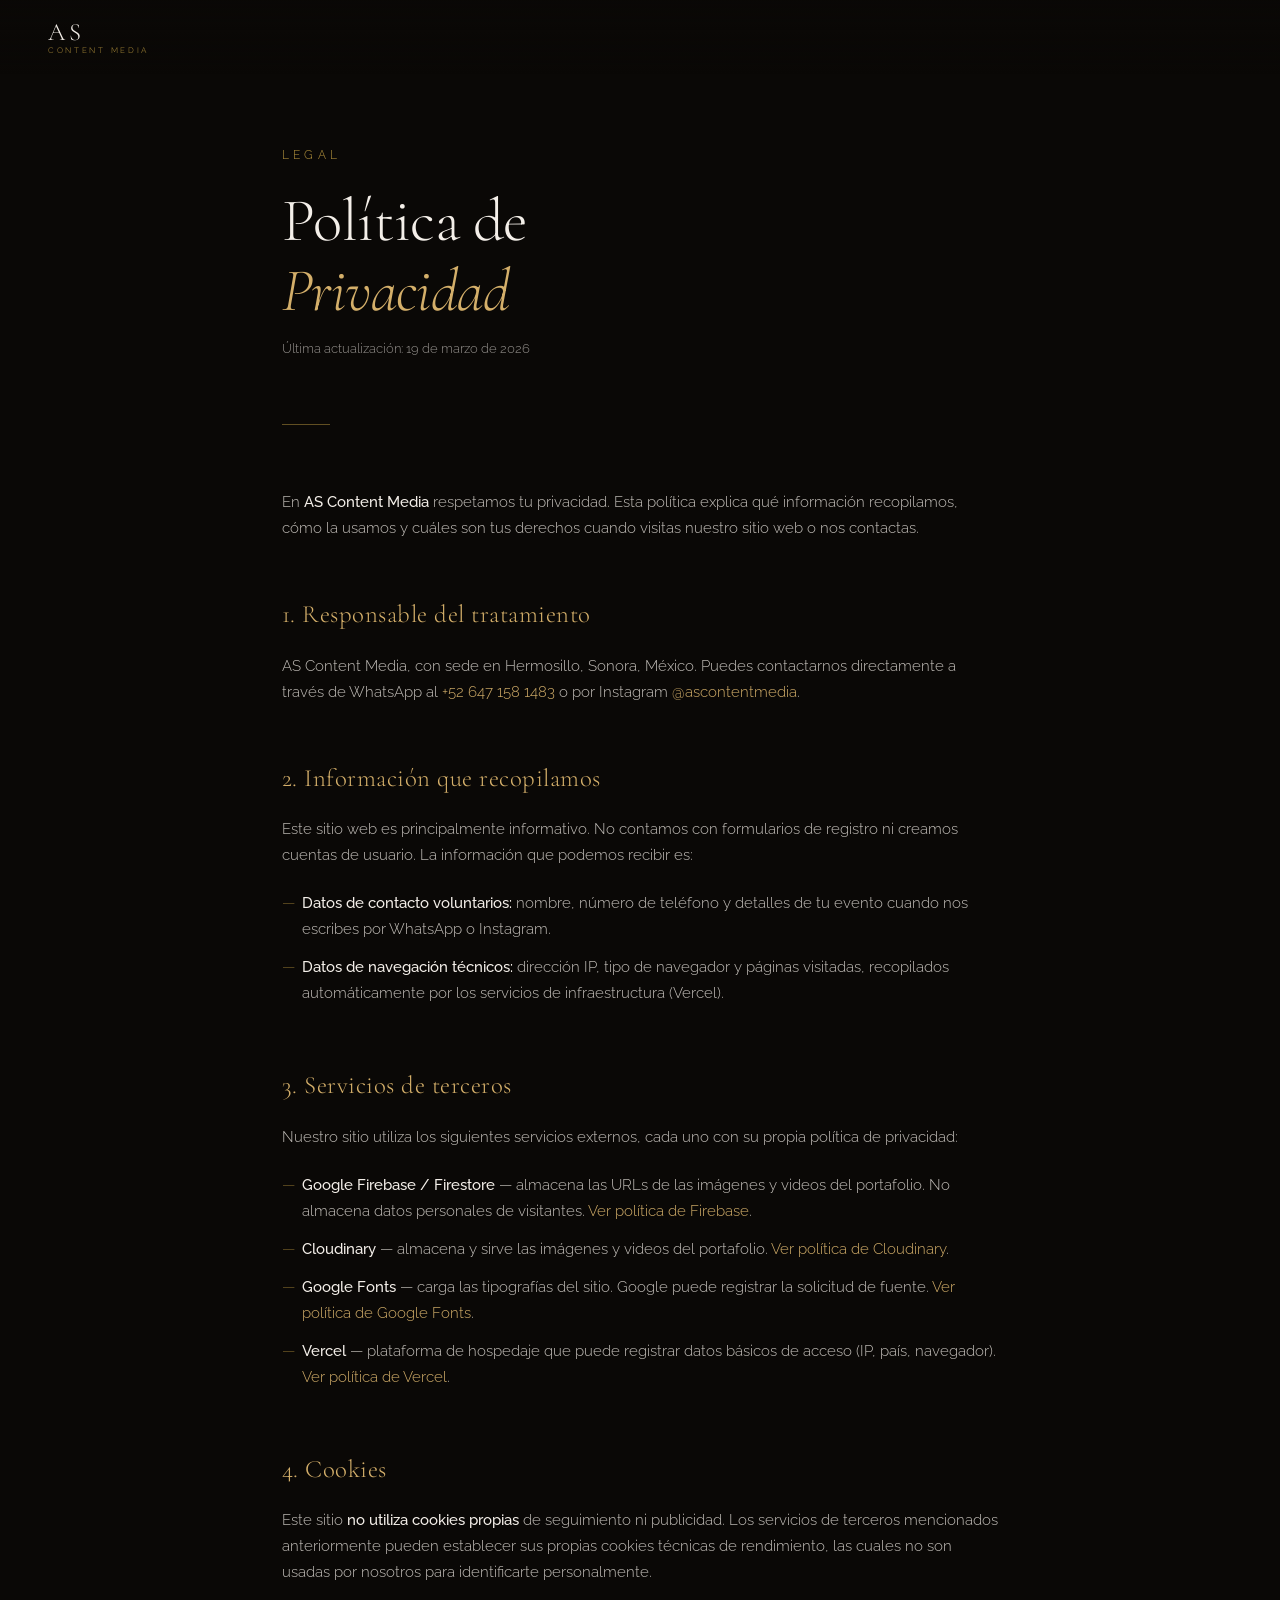
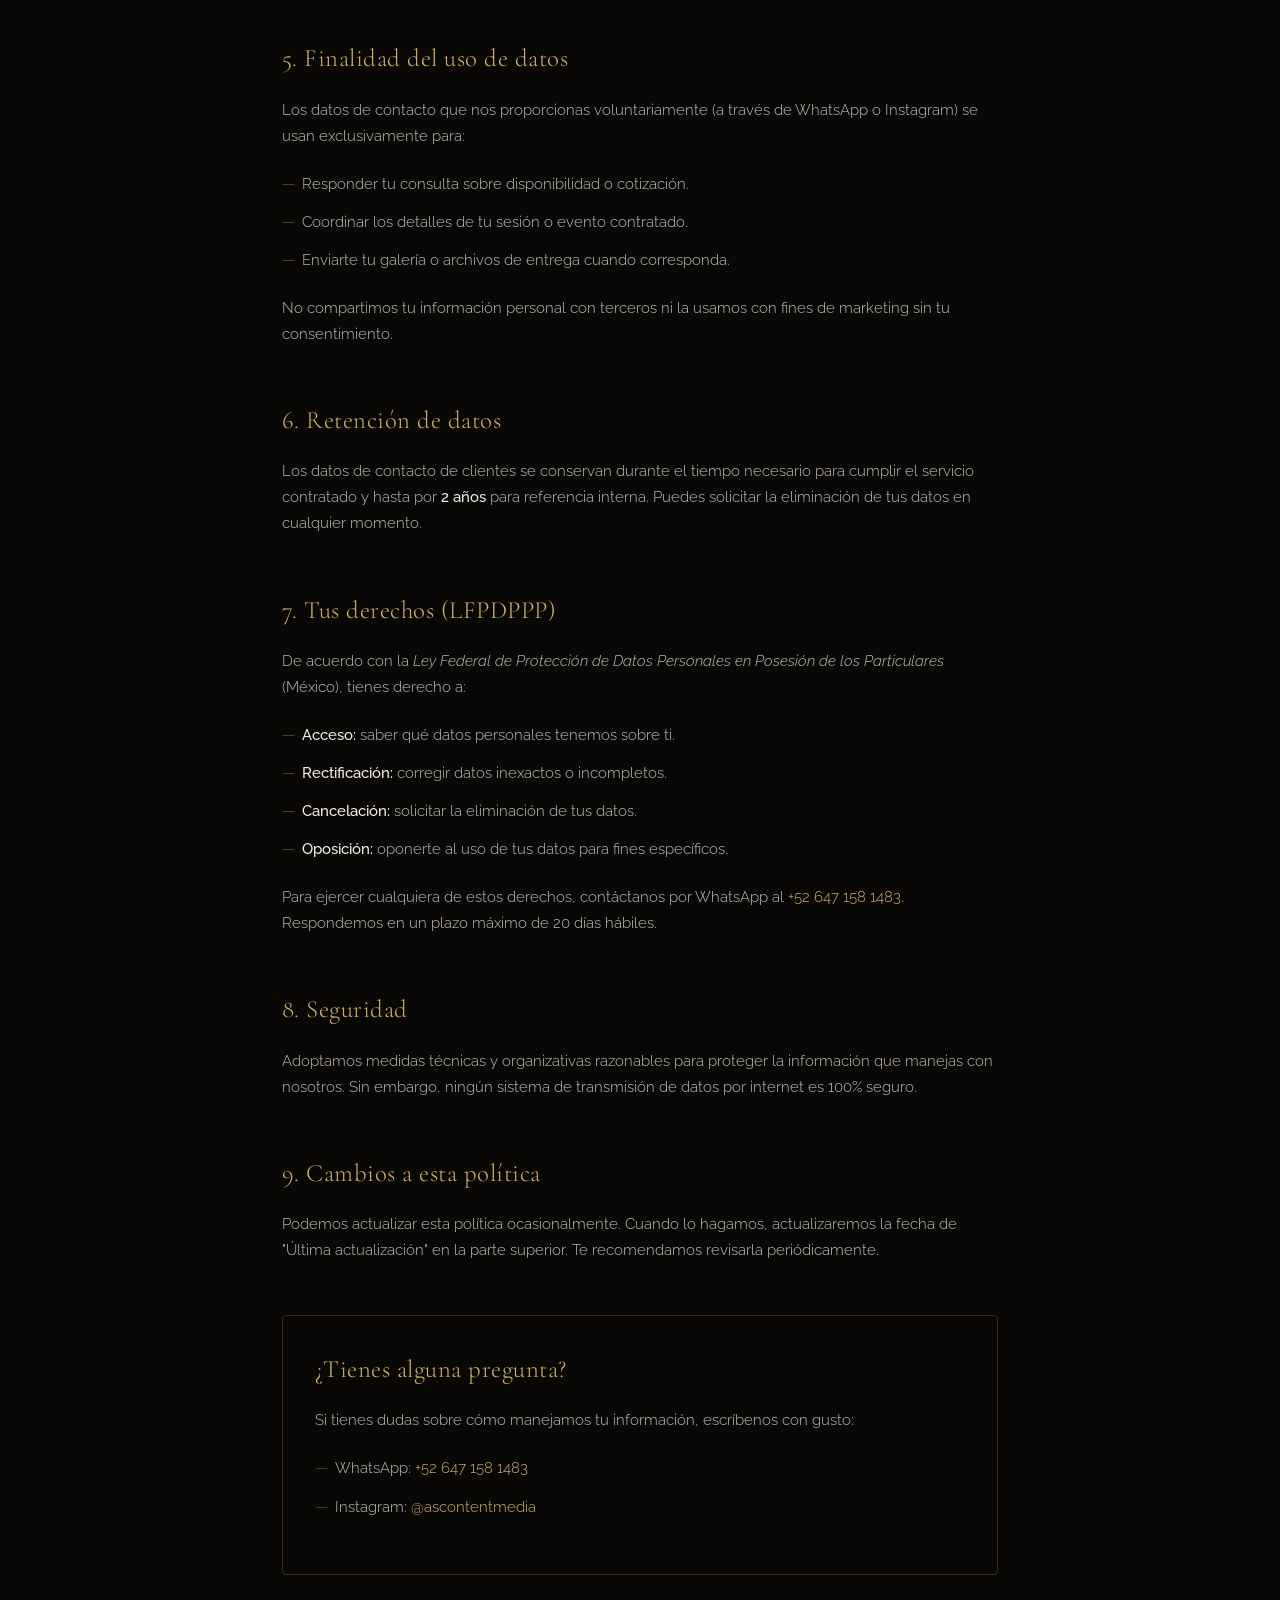
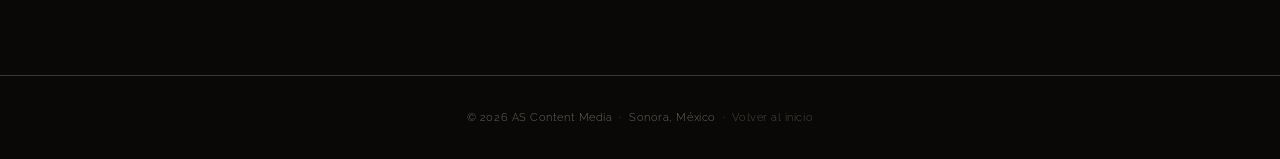
<file: politica-privacidad.html>
<!DOCTYPE html>
<html lang="es-MX">
<head>
  <meta charset="UTF-8">
  <meta name="viewport" content="width=device-width, initial-scale=1.0">
  <meta name="description" content="Política de Privacidad de AS Content Media. Conoce cómo manejamos tu información personal al contactarnos o visitar nuestra página.">
  <title>Política de Privacidad | AS Content Media</title>

  <link rel="canonical" href="https://pagina-ascontentmedia.vercel.app/politica-privacidad.html">
  <meta name="robots" content="noindex, follow">

  <link rel="preconnect" href="https://fonts.googleapis.com">
  <link rel="preconnect" href="https://fonts.gstatic.com" crossorigin>
  <link href="https://fonts.googleapis.com/css2?family=Cormorant+Garamond:ital,wght@0,300;0,400;1,300;1,400&family=Raleway:wght@300;400;500&display=swap" rel="stylesheet">

  <style>
    *, *::before, *::after { box-sizing: border-box; margin: 0; padding: 0; }

    :root {
      --black:    #0a0806;
      --white:    #f4efe9;
      --gold:     #b8963e;
      --gold-lt:  #d4af6a;
      --white-60: rgba(244,239,233,0.6);
      --white-20: rgba(244,239,233,0.2);
      --serif:    'Cormorant Garamond', Georgia, serif;
      --sans:     'Raleway', sans-serif;
    }

    html { scroll-behavior: smooth; }

    body {
      background: var(--black);
      color: var(--white);
      font-family: var(--sans);
      font-weight: 300;
      line-height: 1.75;
      -webkit-font-smoothing: antialiased;
    }

    a { color: var(--gold-lt); text-decoration: none; }
    a:hover { text-decoration: underline; }

    /* NAV */
    .nav {
      position: fixed;
      top: 0; left: 0; right: 0;
      z-index: 100;
      padding: 20px 48px;
      display: flex;
      align-items: center;
      background: linear-gradient(to bottom, rgba(10,8,6,0.85) 0%, transparent 100%);
    }
    .nav__logo {
      display: flex;
      flex-direction: column;
      line-height: 1;
      text-decoration: none;
    }
    .nav__logo-as {
      font-family: var(--serif);
      font-size: 1.55rem;
      font-weight: 300;
      letter-spacing: 0.18em;
      color: var(--white);
    }
    .nav__logo-sub {
      font-size: 0.48rem;
      letter-spacing: 0.35em;
      color: var(--gold);
      text-transform: uppercase;
      margin-top: 2px;
    }

    /* MAIN */
    main {
      max-width: 780px;
      margin: 0 auto;
      padding: 140px 32px 100px;
    }

    .pp-tag {
      display: inline-block;
      font-size: 0.75rem;
      letter-spacing: 0.35em;
      text-transform: uppercase;
      color: var(--gold);
      margin-bottom: 20px;
    }

    h1 {
      font-family: var(--serif);
      font-size: clamp(2.4rem, 5vw, 3.8rem);
      font-weight: 300;
      line-height: 1.15;
      letter-spacing: -0.01em;
      margin-bottom: 12px;
    }

    .pp-date {
      font-size: 0.8rem;
      color: var(--white-60);
      margin-bottom: 64px;
    }

    .pp-divider {
      width: 48px;
      height: 1px;
      background: var(--gold);
      margin-bottom: 64px;
      opacity: 0.5;
    }

    h2 {
      font-family: var(--serif);
      font-size: 1.55rem;
      font-weight: 300;
      letter-spacing: 0.02em;
      color: var(--gold-lt);
      margin-top: 52px;
      margin-bottom: 16px;
    }

    p {
      font-size: 0.93rem;
      color: rgba(244,239,233,0.8);
      margin-bottom: 16px;
    }

    ul {
      list-style: none;
      margin-bottom: 16px;
    }

    ul li {
      font-size: 0.93rem;
      color: rgba(244,239,233,0.8);
      padding: 6px 0 6px 20px;
      position: relative;
    }

    ul li::before {
      content: '—';
      position: absolute;
      left: 0;
      color: var(--gold);
      opacity: 0.6;
    }

    strong {
      color: var(--white);
      font-weight: 500;
    }

    .pp-contact-box {
      margin-top: 52px;
      padding: 32px;
      border: 1px solid rgba(184,150,62,0.25);
      border-radius: 4px;
    }

    .pp-contact-box h2 { margin-top: 0; }

    /* FOOTER */
    footer {
      border-top: 1px solid var(--white-20);
      padding: 32px 48px;
      text-align: center;
    }

    footer p {
      font-size: 0.68rem;
      color: rgba(244,239,233,0.4);
      letter-spacing: 0.05em;
      margin: 0;
    }

    footer a { color: inherit; opacity: 0.7; }
    footer a:hover { opacity: 1; }

    @media (max-width: 600px) {
      .nav { padding: 18px 24px; }
      main { padding: 120px 24px 80px; }
      footer { padding: 24px; }
    }
  </style>
</head>
<body>

  <nav class="nav">
    <a href="/" class="nav__logo" aria-label="AS Content Media — Inicio">
      <span class="nav__logo-as">AS</span>
      <span class="nav__logo-sub">CONTENT MEDIA</span>
    </a>
  </nav>

  <main>
    <span class="pp-tag">Legal</span>
    <h1>Política de<br><em style="font-style:italic; color: var(--gold-lt);">Privacidad</em></h1>
    <p class="pp-date">Última actualización: 19 de marzo de 2026</p>
    <div class="pp-divider"></div>

    <p>En <strong>AS Content Media</strong> respetamos tu privacidad. Esta política explica qué información recopilamos, cómo la usamos y cuáles son tus derechos cuando visitas nuestro sitio web o nos contactas.</p>

    <h2>1. Responsable del tratamiento</h2>
    <p>AS Content Media, con sede en Hermosillo, Sonora, México. Puedes contactarnos directamente a través de WhatsApp al <a href="tel:+526471581483">+52 647 158 1483</a> o por Instagram <a href="https://www.instagram.com/ascontentmedia" target="_blank" rel="noopener">@ascontentmedia</a>.</p>

    <h2>2. Información que recopilamos</h2>
    <p>Este sitio web es principalmente informativo. No contamos con formularios de registro ni creamos cuentas de usuario. La información que podemos recibir es:</p>
    <ul>
      <li><strong>Datos de contacto voluntarios:</strong> nombre, número de teléfono y detalles de tu evento cuando nos escribes por WhatsApp o Instagram.</li>
      <li><strong>Datos de navegación técnicos:</strong> dirección IP, tipo de navegador y páginas visitadas, recopilados automáticamente por los servicios de infraestructura (Vercel).</li>
    </ul>

    <h2>3. Servicios de terceros</h2>
    <p>Nuestro sitio utiliza los siguientes servicios externos, cada uno con su propia política de privacidad:</p>
    <ul>
      <li><strong>Google Firebase / Firestore</strong> — almacena las URLs de las imágenes y videos del portafolio. No almacena datos personales de visitantes. <a href="https://firebase.google.com/support/privacy" target="_blank" rel="noopener">Ver política de Firebase</a>.</li>
      <li><strong>Cloudinary</strong> — almacena y sirve las imágenes y videos del portafolio. <a href="https://cloudinary.com/privacy" target="_blank" rel="noopener">Ver política de Cloudinary</a>.</li>
      <li><strong>Google Fonts</strong> — carga las tipografías del sitio. Google puede registrar la solicitud de fuente. <a href="https://fonts.google.com/about#tab=policy" target="_blank" rel="noopener">Ver política de Google Fonts</a>.</li>
      <li><strong>Vercel</strong> — plataforma de hospedaje que puede registrar datos básicos de acceso (IP, país, navegador). <a href="https://vercel.com/legal/privacy-policy" target="_blank" rel="noopener">Ver política de Vercel</a>.</li>
    </ul>

    <h2>4. Cookies</h2>
    <p>Este sitio <strong>no utiliza cookies propias</strong> de seguimiento ni publicidad. Los servicios de terceros mencionados anteriormente pueden establecer sus propias cookies técnicas de rendimiento, las cuales no son usadas por nosotros para identificarte personalmente.</p>

    <h2>5. Finalidad del uso de datos</h2>
    <p>Los datos de contacto que nos proporcionas voluntariamente (a través de WhatsApp o Instagram) se usan exclusivamente para:</p>
    <ul>
      <li>Responder tu consulta sobre disponibilidad o cotización.</li>
      <li>Coordinar los detalles de tu sesión o evento contratado.</li>
      <li>Enviarte tu galería o archivos de entrega cuando corresponda.</li>
    </ul>
    <p>No compartimos tu información personal con terceros ni la usamos con fines de marketing sin tu consentimiento.</p>

    <h2>6. Retención de datos</h2>
    <p>Los datos de contacto de clientes se conservan durante el tiempo necesario para cumplir el servicio contratado y hasta por <strong>2 años</strong> para referencia interna. Puedes solicitar la eliminación de tus datos en cualquier momento.</p>

    <h2>7. Tus derechos (LFPDPPP)</h2>
    <p>De acuerdo con la <em>Ley Federal de Protección de Datos Personales en Posesión de los Particulares</em> (México), tienes derecho a:</p>
    <ul>
      <li><strong>Acceso:</strong> saber qué datos personales tenemos sobre ti.</li>
      <li><strong>Rectificación:</strong> corregir datos inexactos o incompletos.</li>
      <li><strong>Cancelación:</strong> solicitar la eliminación de tus datos.</li>
      <li><strong>Oposición:</strong> oponerte al uso de tus datos para fines específicos.</li>
    </ul>
    <p>Para ejercer cualquiera de estos derechos, contáctanos por WhatsApp al <a href="tel:+526471581483">+52 647 158 1483</a>. Respondemos en un plazo máximo de 20 días hábiles.</p>

    <h2>8. Seguridad</h2>
    <p>Adoptamos medidas técnicas y organizativas razonables para proteger la información que manejas con nosotros. Sin embargo, ningún sistema de transmisión de datos por internet es 100% seguro.</p>

    <h2>9. Cambios a esta política</h2>
    <p>Podemos actualizar esta política ocasionalmente. Cuando lo hagamos, actualizaremos la fecha de "Última actualización" en la parte superior. Te recomendamos revisarla periódicamente.</p>

    <div class="pp-contact-box">
      <h2>¿Tienes alguna pregunta?</h2>
      <p>Si tienes dudas sobre cómo manejamos tu información, escríbenos con gusto:</p>
      <ul>
        <li>WhatsApp: <a href="https://wa.me/526471581483" target="_blank" rel="noopener">+52 647 158 1483</a></li>
        <li>Instagram: <a href="https://www.instagram.com/ascontentmedia" target="_blank" rel="noopener">@ascontentmedia</a></li>
      </ul>
    </div>
  </main>

  <footer>
    <p>&copy; 2026 AS Content Media &nbsp;&middot;&nbsp; Sonora, M&eacute;xico &nbsp;&middot;&nbsp; <a href="/">Volver al inicio</a></p>
  </footer>

</body>
</html>
</file>
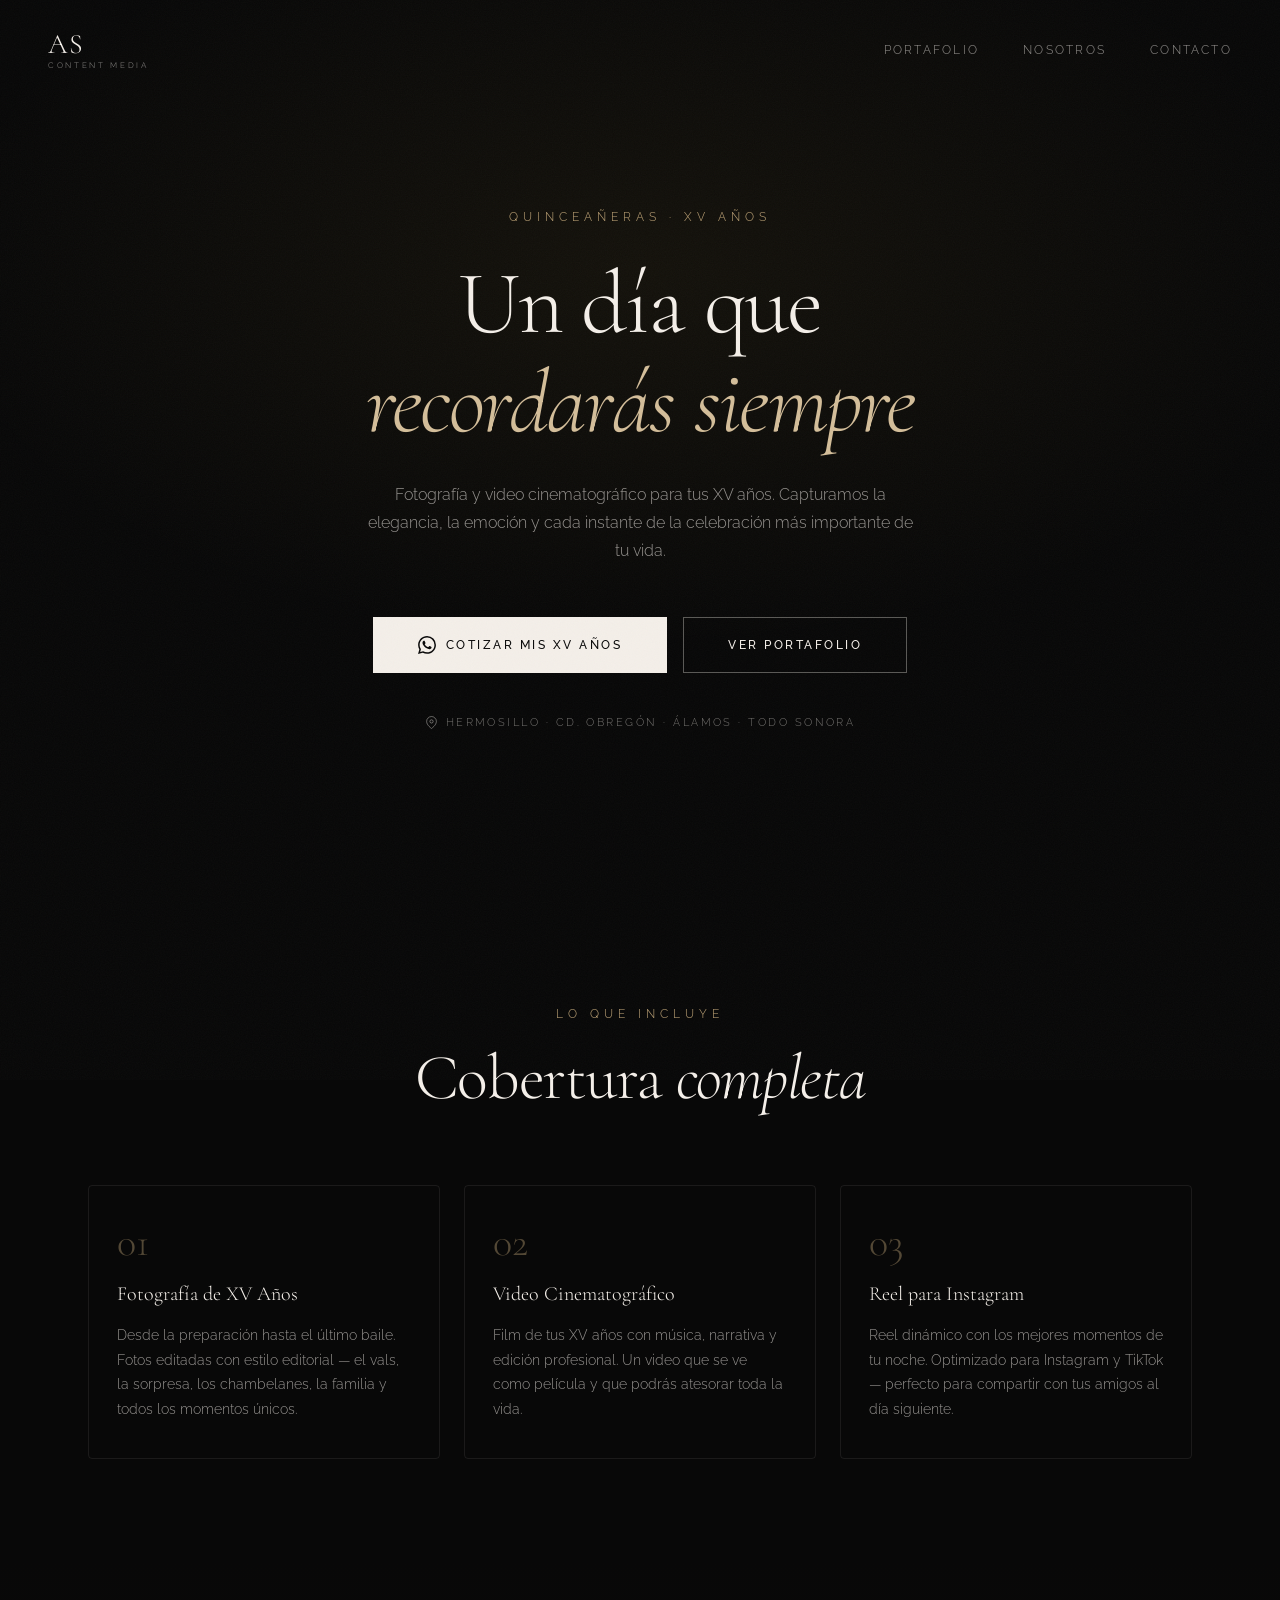
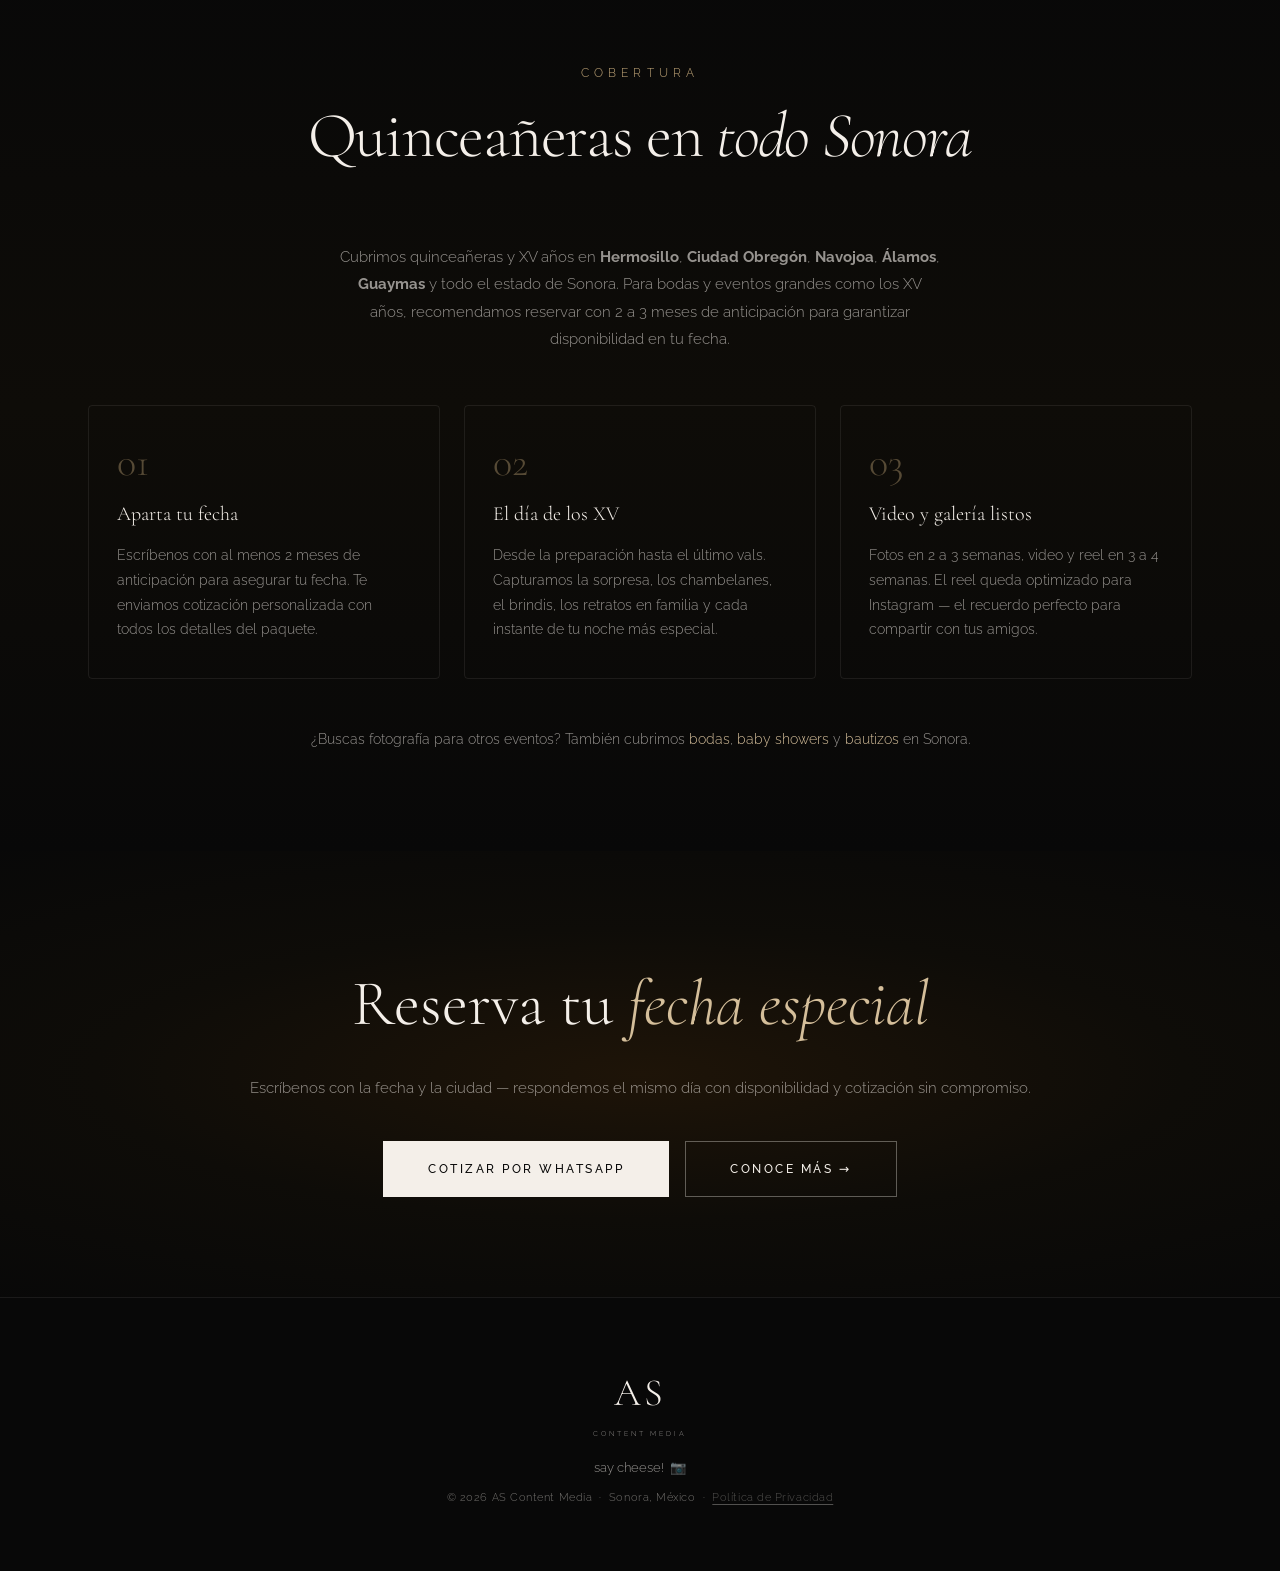
<file: quinceañeras.html>
<!DOCTYPE html>
<html lang="es-MX">
<head>
  <meta charset="UTF-8">
  <meta name="viewport" content="width=device-width, initial-scale=1.0">
  <meta name="description" content="Fotógrafa de quinceañeras en Huatabampo, Navojoa, Ciudad Obregón, Álamos, San Carlos y Hermosillo. XV años con fotografía y video cinematográfico en el sur de Sonora.">
  <title>Fotografía y Video para Quinceañeras en Huatabampo, Navojoa y Sonora | AS Content Media</title>
  <link rel="canonical" href="https://pagina-ascontentmedia.vercel.app/quincea%C3%B1eras">

  <!-- Open Graph -->
  <meta property="og:type" content="website">
  <meta property="og:site_name" content="AS Content Media">
  <meta property="og:title" content="Fotografía y Video para Quinceañeras en Huatabampo, Navojoa y Sonora | AS Content Media">
  <meta property="og:description" content="Fotógrafa de quinceañeras en Huatabampo, Navojoa, Ciudad Obregón, Álamos, San Carlos y Hermosillo. XV años con fotografía y video cinematográfico en Sonora.">
  <meta property="og:url" content="https://pagina-ascontentmedia.vercel.app/quincea%C3%B1eras">
  <meta property="og:image" content="https://pagina-ascontentmedia.vercel.app/og-image.jpg">
  <meta property="og:image:width" content="1200">
  <meta property="og:image:height" content="630">
  <meta property="og:locale" content="es_MX">
  <meta name="twitter:card" content="summary_large_image">
  <meta name="twitter:title" content="Fotografía y Video para Quinceañeras en Huatabampo, Navojoa y Sonora | AS Content Media">
  <meta name="twitter:description" content="Fotógrafa de quinceañeras en Huatabampo, Navojoa, Ciudad Obregón, Álamos, San Carlos y Hermosillo, Sonora.">
  <meta name="twitter:image" content="https://pagina-ascontentmedia.vercel.app/og-image.jpg">

  <!-- Favicon -->
  <link rel="icon" type="image/png" href="/favicon.png">
  <link rel="apple-touch-icon" href="/apple-touch-icon.png">

  <script type="application/ld+json">
  {
    "@context": "https://schema.org",
    "@graph": [
      {
        "@type": "Service",
        "@id": "https://pagina-ascontentmedia.vercel.app/quincea%C3%B1eras#service",
        "name": "Fotografía y Video para Quinceañeras en Huatabampo, Navojoa y Sonora",
        "description": "Fotografía y video cinematográfico para quinceañeras y XV años en Huatabampo, Navojoa, Ciudad Obregón, Álamos, San Carlos, Hermosillo y todo el estado de Sonora, México.",
        "provider": { "@id": "https://pagina-ascontentmedia.vercel.app/#business" },
        "areaServed": [
          { "@type": "City", "name": "Huatabampo" },
          { "@type": "City", "name": "Navojoa" },
          { "@type": "City", "name": "Ciudad Obregón" },
          { "@type": "City", "name": "Álamos" },
          { "@type": "City", "name": "San Carlos" },
          { "@type": "City", "name": "Guaymas" },
          { "@type": "City", "name": "Hermosillo" },
          { "@type": "AdministrativeArea", "name": "Sonora" }
        ],
        "serviceType": "Quinceañera Photography and Videography",
        "offers": {
          "@type": "Offer",
          "priceCurrency": "MXN",
          "availability": "https://schema.org/InStock",
          "seller": { "@id": "https://pagina-ascontentmedia.vercel.app/#business" }
        }
      },
      {
        "@type": "BreadcrumbList",
        "itemListElement": [
          { "@type": "ListItem", "position": 1, "name": "Inicio", "item": "https://pagina-ascontentmedia.vercel.app/" },
          { "@type": "ListItem", "position": 2, "name": "Quinceañeras", "item": "https://pagina-ascontentmedia.vercel.app/quincea%C3%B1eras" }
        ]
      },
      {
        "@type": "WebPage",
        "@id": "https://pagina-ascontentmedia.vercel.app/quincea%C3%B1eras#webpage",
        "name": "Fotografía y Video para Quinceañeras en Sonora | AS Content Media",
        "description": "Fotografía y video cinematográfico para quinceañeras y XV años en Hermosillo, Ciudad Obregón, Navojoa y todo Sonora.",
        "url": "https://pagina-ascontentmedia.vercel.app/quincea%C3%B1eras",
        "inLanguage": "es-MX",
        "isPartOf": { "@id": "https://pagina-ascontentmedia.vercel.app/#website" },
        "about": { "@id": "https://pagina-ascontentmedia.vercel.app/#business" }
      }
    ]
  }
  </script>

  <link rel="preconnect" href="https://fonts.googleapis.com">
  <link rel="preconnect" href="https://fonts.gstatic.com" crossorigin>
  <link rel="preload" as="style"
    href="https://fonts.googleapis.com/css2?family=Cormorant+Garamond:ital,wght@0,300;0,400;1,300;1,400&family=Raleway:wght@300;400;500&display=swap"
    onload="this.onload=null;this.rel='stylesheet'">
  <noscript>
    <link rel="stylesheet" href="https://fonts.googleapis.com/css2?family=Cormorant+Garamond:ital,wght@0,300;0,400;1,300;1,400&family=Raleway:wght@300;400;500&display=swap">
  </noscript>
  <link rel="stylesheet" href="/css/style.css">

  <style>
    .event-hero {
      min-height: 100svh;
      display: flex;
      align-items: center;
      justify-content: center;
      text-align: center;
      padding: 140px 32px 100px;
      background:
        radial-gradient(ellipse 80% 60% at 50% 30%, rgba(184,150,62,0.07) 0%, transparent 70%),
        var(--black);
    }
    .event-hero__inner { max-width: 760px; margin: 0 auto; }
    .event-hero__tag { display: inline-block; font-size: 0.75rem; letter-spacing: 0.42em; text-transform: uppercase; color: var(--gold); margin-bottom: 28px; }
    .event-hero__title { font-family: var(--serif); font-size: clamp(3rem, 7vw, 6rem); font-weight: 300; line-height: 1.1; letter-spacing: -0.02em; margin-bottom: 28px; }
    .event-hero__title em { font-style: italic; color: var(--gold-lt); }
    .event-hero__sub { font-size: 1rem; color: var(--white-60); line-height: 1.75; margin-bottom: 52px; max-width: 560px; margin-left: auto; margin-right: auto; }
    .event-hero__location { display: inline-flex; align-items: center; gap: 8px; font-size: 0.7rem; letter-spacing: 0.22em; text-transform: uppercase; color: rgba(244,239,233,0.45); margin-top: 40px; }
    .event-section { padding: 100px 0; background: var(--black); }
    .event-section--alt { background: linear-gradient(180deg, var(--black) 0%, #0e0c08 50%, var(--black) 100%); }
    .event-grid { display: grid; grid-template-columns: repeat(3, 1fr); gap: 24px; margin-top: 60px; }
    .event-card { padding: 36px 28px; border: 1px solid var(--white-08); border-radius: 4px; }
    .event-card__num { font-family: var(--serif); font-size: 2.5rem; color: var(--gold); opacity: 0.4; line-height: 1; margin-bottom: 16px; }
    .event-card h3 { font-family: var(--serif); font-size: 1.25rem; font-weight: 300; margin-bottom: 12px; }
    .event-card p { font-size: 0.88rem; color: var(--white-60); line-height: 1.75; }
    .event-cta { padding: 100px 0; text-align: center; background: radial-gradient(ellipse 85% 65% at 50% 50%, #1e1408 0%, #0e0c08 50%, var(--black) 100%); }
    .event-cta__title { font-family: var(--serif); font-size: clamp(2.5rem, 5vw, 4.5rem); font-weight: 300; margin-bottom: 20px; }
    .event-cta__title em { font-style: italic; color: var(--gold-lt); }
    .event-cta__sub { font-size: 0.93rem; color: var(--white-60); margin-bottom: 40px; }
    .event-cta__btns { display: flex; gap: 16px; justify-content: center; flex-wrap: wrap; }
    @media (max-width: 720px) { .event-grid { grid-template-columns: 1fr; } }
  </style>
</head>
<body>

  <div class="grain"></div>
  <nav class="nav" id="nav">
    <a href="/" class="nav__logo" style="text-decoration:none">
      <span class="nav__logo-as">AS</span>
      <span class="nav__logo-sub">CONTENT MEDIA</span>
    </a>
    <ul class="nav__links" style="margin-left:auto">
      <li><a href="/#portafolio" class="nav__link">Portafolio</a></li>
      <li><a href="/#nosotros" class="nav__link">Nosotros</a></li>
      <li><a href="/#contacto" class="nav__link">Contacto</a></li>
    </ul>
  </nav>

  <section class="event-hero">
    <div class="event-hero__inner">
      <span class="event-hero__tag">Quinceañeras · XV Años</span>
      <h1 class="event-hero__title">Un día que<br><em>recordarás siempre</em></h1>
      <p class="event-hero__sub">Fotografía y video cinematográfico para tus XV años. Capturamos la elegancia, la emoción y cada instante de la celebración más importante de tu vida.</p>
      <div style="display:flex;gap:16px;justify-content:center;flex-wrap:wrap">
        <a href="https://wa.me/526471581483?text=Hola,%20me%20interesa%20fotografía%20para%20una%20quinceañera" class="btn btn--white btn--lg" target="_blank" rel="noopener">
          <svg viewBox="0 0 24 24" fill="currentColor" width="18" height="18"><path d="M17.472 14.382c-.297-.149-1.758-.867-2.03-.967-.273-.099-.471-.148-.67.15-.197.297-.767.966-.94 1.164-.173.199-.347.223-.644.075-.297-.15-1.255-.463-2.39-1.475-.883-.788-1.48-1.761-1.653-2.059-.173-.297-.018-.458.13-.606.134-.133.298-.347.446-.52.149-.174.198-.298.298-.497.099-.198.05-.371-.025-.52-.075-.149-.669-1.612-.916-2.207-.242-.579-.487-.5-.669-.51-.173-.008-.371-.01-.57-.01-.198 0-.52.074-.792.372-.272.297-1.04 1.016-1.04 2.479 0 1.462 1.065 2.875 1.213 3.074.149.198 2.096 3.2 5.077 4.487.709.306 1.262.489 1.694.625.712.227 1.36.195 1.871.118.571-.085 1.758-.719 2.006-1.413.248-.694.248-1.289.173-1.413-.074-.124-.272-.198-.57-.347m-5.421 7.403h-.004a9.87 9.87 0 0 1-5.031-1.378l-.361-.214-3.741.982.998-3.648-.235-.374a9.86 9.86 0 0 1-1.51-5.26c.001-5.45 4.436-9.884 9.888-9.884 2.64 0 5.122 1.03 6.988 2.898a9.825 9.825 0 0 1 2.893 6.994c-.003 5.45-4.437 9.884-9.885 9.884m8.413-18.297A11.815 11.815 0 0 0 12.05 0C5.495 0 .16 5.335.157 11.892c0 2.096.547 4.142 1.588 5.945L.057 24l6.305-1.654a11.882 11.882 0 0 0 5.683 1.448h.005c6.554 0 11.89-5.335 11.893-11.893a11.821 11.821 0 0 0-3.48-8.413z"/></svg>
          Cotizar mis XV años
        </a>
        <a href="/#portafolio" class="btn btn--ghost btn--lg">Ver portafolio</a>
      </div>
      <div class="event-hero__location">
        <svg viewBox="0 0 24 24" fill="none" stroke="currentColor" stroke-width="1.6" width="13" height="13"><path d="M21 10c0 7-9 13-9 13s-9-6-9-13a9 9 0 0 1 18 0z"/><circle cx="12" cy="10" r="3"/></svg>
        Hermosillo · Cd. Obregón · Álamos · Todo Sonora
      </div>
    </div>
  </section>

  <section class="event-section">
    <div class="container">
      <div class="section-head">
        <span class="section-tag">Lo que incluye</span>
        <h2 class="section-title">Cobertura <em>completa</em></h2>
      </div>
      <div class="event-grid">
        <div class="event-card">
          <div class="event-card__num">01</div>
          <h3>Fotografía de XV Años</h3>
          <p>Desde la preparación hasta el último baile. Fotos editadas con estilo editorial — el vals, la sorpresa, los chambelanes, la familia y todos los momentos únicos.</p>
        </div>
        <div class="event-card">
          <div class="event-card__num">02</div>
          <h3>Video Cinematográfico</h3>
          <p>Film de tus XV años con música, narrativa y edición profesional. Un video que se ve como película y que podrás atesorar toda la vida.</p>
        </div>
        <div class="event-card">
          <div class="event-card__num">03</div>
          <h3>Reel para Instagram</h3>
          <p>Reel dinámico con los mejores momentos de tu noche. Optimizado para Instagram y TikTok — perfecto para compartir con tus amigos al día siguiente.</p>
        </div>
      </div>
    </div>
  </section>

  <section class="event-section event-section--alt">
    <div class="container">
      <div class="section-head">
        <span class="section-tag">Cobertura</span>
        <h2 class="section-title">Quinceañeras en <em>todo Sonora</em></h2>
      </div>
      <p style="text-align:center;color:var(--white-60);max-width:600px;margin:32px auto 0;font-size:0.95rem;line-height:1.8">
        Cubrimos quinceañeras y XV años en <strong>Hermosillo</strong>, <strong>Ciudad Obregón</strong>, <strong>Navojoa</strong>, <strong>Álamos</strong>, <strong>Guaymas</strong> y todo el estado de Sonora. Para bodas y eventos grandes como los XV años, recomendamos reservar con 2 a 3 meses de anticipación para garantizar disponibilidad en tu fecha.
      </p>
      <div style="display:grid;grid-template-columns:repeat(3,1fr);gap:24px;margin-top:52px">
        <div class="event-card">
          <div class="event-card__num">01</div>
          <h3>Aparta tu fecha</h3>
          <p>Escríbenos con al menos 2 meses de anticipación para asegurar tu fecha. Te enviamos cotización personalizada con todos los detalles del paquete.</p>
        </div>
        <div class="event-card">
          <div class="event-card__num">02</div>
          <h3>El día de los XV</h3>
          <p>Desde la preparación hasta el último vals. Capturamos la sorpresa, los chambelanes, el brindis, los retratos en familia y cada instante de tu noche más especial.</p>
        </div>
        <div class="event-card">
          <div class="event-card__num">03</div>
          <h3>Video y galería listos</h3>
          <p>Fotos en 2 a 3 semanas, video y reel en 3 a 4 semanas. El reel queda optimizado para Instagram — el recuerdo perfecto para compartir con tus amigos.</p>
        </div>
      </div>
      <p style="text-align:center;margin-top:48px;color:var(--white-60);font-size:0.9rem">
        ¿Buscas fotografía para otros eventos? También cubrimos
        <a href="/bodas" style="color:var(--gold-lt)">bodas</a>,
        <a href="/baby-shower" style="color:var(--gold-lt)">baby showers</a> y
        <a href="/bautizos" style="color:var(--gold-lt)">bautizos</a> en Sonora.
      </p>
    </div>
  </section>

  <section class="event-cta">
    <div class="container">
      <h2 class="event-cta__title">Reserva tu <em>fecha especial</em></h2>
      <p class="event-cta__sub">Escríbenos con la fecha y la ciudad — respondemos el mismo día con disponibilidad y cotización sin compromiso.</p>
      <div class="event-cta__btns">
        <a href="https://wa.me/526471581483?text=Hola,%20me%20interesa%20fotografía%20para%20una%20quinceañera" class="btn btn--white btn--lg" target="_blank" rel="noopener">Cotizar por WhatsApp</a>
        <a href="/" class="btn btn--ghost btn--lg">Conoce más →</a>
      </div>
    </div>
  </section>

  <footer class="footer">
    <div class="container">
      <div class="footer__inner">
        <div class="footer__logo">
          <span class="footer__as">AS</span>
          <span class="footer__sub">CONTENT MEDIA</span>
        </div>
        <p class="footer__tag">say cheese! &nbsp;&#128247;</p>
        <p class="footer__copy">&copy; 2026 AS Content Media &nbsp;&middot;&nbsp; Sonora, M&eacute;xico &nbsp;&middot;&nbsp; <a href="/politica-privacidad.html" class="footer__privacy">Política de Privacidad</a></p>
      </div>
    </div>
  </footer>

  <script>
    const nav = document.getElementById('nav');
    window.addEventListener('scroll', () => nav.classList.toggle('scrolled', window.scrollY > 60), { passive: true });
  </script>

</body>
</html>
</file>
<file: css/style.css>
/* =============================================
   AS CONTENT MEDIA — Stylesheet
   ============================================= */

/* ---- Variables ---- */
:root {
  --black:     #080808;
  --dark:      #101010;
  --dark2:     #191919;
  --dark3:     #222222;
  --white:     #f4efe9;
  --white-70:  rgba(244, 239, 233, 0.72);
  --white-60:  rgba(244, 239, 233, 0.6);
  --white-20:  rgba(244, 239, 233, 0.2);
  --white-08:  rgba(244, 239, 233, 0.08);
  --gold:      #c4a87a;
  --gold-lt:   #d4be9a;
  --serif:     'Cormorant Garamond', Georgia, serif;
  --sans:      'Raleway', system-ui, sans-serif;
  --ease:      cubic-bezier(0.25, 0.46, 0.45, 0.94);
  --trans:     all 0.4s var(--ease);
}

/* ---- Reset ---- */
*, *::before, *::after { box-sizing: border-box; margin: 0; padding: 0; }
html { scroll-behavior: smooth; font-size: 16px; }
body {
  background: var(--black);
  color: var(--white);
  font-family: var(--sans);
  font-weight: 300;
  line-height: 1.65;
  overflow-x: hidden;
}
a { color: inherit; text-decoration: none; }
button { border: none; background: none; font: inherit; }
ul { list-style: none; }

/* ---- Grain overlay ---- */
.grain {
  position: fixed;
  inset: -20%;
  width: 140%;
  height: 140%;
  background-image: url("data:image/svg+xml,%3Csvg xmlns='http://www.w3.org/2000/svg' width='300' height='300'%3E%3Cfilter id='n'%3E%3CfeTurbulence type='fractalNoise' baseFrequency='0.85' numOctaves='4' stitchTiles='stitch'/%3E%3C/filter%3E%3Crect width='300' height='300' filter='url(%23n)'/%3E%3C/svg%3E");
  opacity: 0.032;
  pointer-events: none;
  z-index: 9999;
  animation: grain 10s steps(8) infinite;
  will-change: transform;
  contain: strict;
}
@media (max-width: 768px) {
  .grain { animation: grain 14s steps(6) infinite; opacity: 0.024; }
}
@keyframes grain {
  0%   { transform: translate(0,0); }
  12%  { transform: translate(-5%,-5%); }
  25%  { transform: translate(-10%, 5%); }
  37%  { transform: translate(5%,-10%); }
  50%  { transform: translate(-5%, 15%); }
  62%  { transform: translate(15%,0); }
  75%  { transform: translate(0,10%); }
  87%  { transform: translate(-15%,0); }
  100% { transform: translate(10%,5%); }
}

/* ---- Layout helpers ---- */
.container {
  max-width: 1200px;
  margin: 0 auto;
  padding: 0 48px;
}
@media (max-width: 768px) { .container { padding: 0 24px; } }

/* ---- Reveal animation (solo desktop) ---- */
@media (min-width: 769px) {
  .reveal {
    opacity: 0;
    transform: translateY(20px);
    transition: opacity 0.65s var(--ease), transform 0.65s var(--ease);
  }
  .reveal.in { opacity: 1; transform: none; }
}
@media (max-width: 768px) {
  .reveal { opacity: 1; transform: none; }
}

/* =============================================
   NAVIGATION
   ============================================= */
.nav {
  position: fixed;
  top: 0; left: 0; right: 0;
  z-index: 900;
  padding: 30px 48px;
  display: flex;
  align-items: center;
  justify-content: space-between;
  transition: padding 0.4s var(--ease), background 0.4s var(--ease), border-color 0.4s var(--ease);
  border-bottom: 1px solid transparent;
}
.nav.scrolled {
  padding: 18px 48px;
  background: rgba(8, 8, 8, 0.92);
  backdrop-filter: blur(24px);
  -webkit-backdrop-filter: blur(24px);
  border-bottom-color: var(--white-08);
}

.nav__logo { display: flex; flex-direction: column; line-height: 1; }
.nav__logo-as {
  font-family: var(--serif);
  font-size: 1.75rem;
  font-weight: 300;
  letter-spacing: 0.04em;
}
.nav__logo-sub {
  font-size: 0.52rem;
  letter-spacing: 0.32em;
  color: var(--white-60);
  text-transform: uppercase;
  margin-top: 3px;
}

.nav__links {
  display: flex;
  gap: 44px;
}
.nav__link {
  font-size: 0.78rem;
  letter-spacing: 0.18em;
  text-transform: uppercase;
  color: var(--white-60);
  position: relative;
  transition: color 0.3s;
}
.nav__link::after {
  content: '';
  position: absolute;
  bottom: -5px; left: 0;
  width: 0; height: 1px;
  background: var(--gold);
  transition: width 0.35s var(--ease);
}
.nav__link:hover { color: var(--white); }
.nav__link:hover::after { width: 100%; }

.nav__burger {
  display: none;
  flex-direction: column;
  gap: 5px;
  padding: 12px;
  cursor: pointer;
}
.nav__burger span {
  display: block;
  width: 22px;
  height: 1px;
  background: var(--white);
  transition: var(--trans);
}
.nav__burger.open span:nth-child(1) { transform: translateY(6px) rotate(45deg); }
.nav__burger.open span:nth-child(2) { opacity: 0; }
.nav__burger.open span:nth-child(3) { transform: translateY(-6px) rotate(-45deg); }

/* =============================================
   MOBILE MENU
   ============================================= */
.mobile-menu {
  position: fixed;
  inset: 0;
  background: var(--black);
  z-index: 800;
  display: flex;
  align-items: center;
  justify-content: center;
  opacity: 0;
  pointer-events: none;
  transition: opacity 0.4s var(--ease);
}
.mobile-menu.open { opacity: 1; pointer-events: all; }
.mobile-menu ul { display: flex; flex-direction: column; gap: 36px; text-align: center; }
.mobile-menu ul li {
  opacity: 0;
  transform: translateY(20px);
  transition: opacity 0.4s var(--ease), transform 0.4s var(--ease);
}
.mobile-menu.open ul li { opacity: 1; transform: none; }
.mobile-menu.open ul li:nth-child(1) { transition-delay: 0.08s; }
.mobile-menu.open ul li:nth-child(2) { transition-delay: 0.16s; }
.mobile-menu.open ul li:nth-child(3) { transition-delay: 0.24s; }
.mobile-menu.open ul li:nth-child(4) { transition-delay: 0.32s; }
.mobile-menu.open ul li:nth-child(5) { transition-delay: 0.40s; }
.mobile-link {
  font-family: var(--serif);
  font-size: 3.2rem;
  font-weight: 300;
  letter-spacing: 0.04em;
  color: var(--white);
  transition: color 0.3s;
}
.mobile-link:hover { color: var(--gold); }

/* =============================================
   BUTTONS
   ============================================= */
.btn {
  display: inline-flex;
  align-items: center;
  gap: 10px;
  padding: 14px 32px;
  min-height: 44px;
  font-family: var(--sans);
  font-size: 0.72rem;
  font-weight: 500;
  letter-spacing: 0.2em;
  text-transform: uppercase;
  border: 1px solid transparent;
  cursor: pointer;
  transition: var(--trans);
}
.btn--white { background: var(--white); color: var(--black); border-color: var(--white); }
.btn--white:hover { background: var(--gold); border-color: var(--gold); }
.btn--ghost { background: transparent; color: var(--white); border-color: rgba(244, 239, 233, 0.35); }
.btn--ghost:hover { background: rgba(244, 239, 233, 0.06); border-color: var(--white-60); }
.btn--lg { padding: 17px 44px; min-height: 52px; font-size: 0.78rem; }
.btn:focus-visible { outline: 2px solid var(--gold); outline-offset: 3px; }
.nav__link:focus-visible { outline: 1px solid var(--gold); outline-offset: 4px; color: var(--white); }
.port-card:focus-visible { outline: 2px solid var(--gold); outline-offset: 2px; }

/* =============================================
   HERO
   ============================================= */
.hero {
  min-height: 100vh;
  display: flex;
  flex-direction: column;
  justify-content: center;
  padding: 130px 48px 90px;
  position: relative;
  overflow: hidden;
  max-width: 100vw;
}

.hero__right-section {
  position: absolute;
  right: 0;
  top: 0;
  bottom: 0;
  width: 58%;
  display: flex;
  align-items: center;
  justify-content: center;
  pointer-events: none;
}

.hero__bg-letter {
  position: absolute;
  font-family: var(--serif);
  font-size: clamp(200px, 22vw, 380px);
  font-weight: 300;
  line-height: 1;
  color: transparent;
  -webkit-text-stroke: 1px rgba(244, 239, 233, 0.05);
  letter-spacing: -0.02em;
  pointer-events: none;
  user-select: none;
  white-space: nowrap;
}

.hero__content {
  max-width: 820px;
  position: relative;
  z-index: 1;
}

.hero__tag {
  font-size: 0.75rem;
  letter-spacing: 0.42em;
  text-transform: uppercase;
  color: var(--gold);
  margin-bottom: 24px;
  transition-delay: 0.1s;
}

.hero__title {
  font-family: var(--serif);
  font-size: clamp(3.8rem, 8.5vw, 8.5rem);
  font-weight: 300;
  line-height: 1.03;
  letter-spacing: -0.025em;
  margin-bottom: 28px;
  transition-delay: 0.2s;
}
.hero__title em { font-style: italic; color: var(--gold-lt); }

.hero__sub {
  font-size: 1rem;
  color: var(--white-70);
  line-height: 1.68;
  max-width: 460px;
  margin-bottom: 52px;
  transition-delay: 0.3s;
  padding-top: 24px;
  position: relative;
}
.hero__sub::before {
  content: '';
  position: absolute;
  top: 0; left: 0;
  width: 40px; height: 1px;
  background: var(--gold);
  opacity: 0.6;
}

.hero__cta {
  display: flex;
  gap: 18px;
  flex-wrap: wrap;
  transition-delay: 0.4s;
}

/* ---- Hero right panel ---- */
.hero__right {
  position: relative;
  display: flex;
  flex-direction: column;
  align-items: center;
  gap: 28px;
  z-index: 2;
  pointer-events: all;
}
.hero__badge {
  position: relative;
  width: 190px;
  height: 190px;
  flex-shrink: 0;
}
.hero__badge-ring {
  width: 100%;
  height: 100%;
  animation: spinBadge 28s linear infinite;
}
@keyframes spinBadge { to { transform: rotate(360deg); } }
.hero__badge-center {
  position: absolute;
  top: 50%; left: 50%;
  transform: translate(-50%, -50%);
  width: 76px; height: 76px;
  border: 1px solid var(--white-20);
  border-radius: 50%;
  display: flex;
  align-items: center;
  justify-content: center;
  transition: border-color 0.4s;
}
.hero__badge:hover .hero__badge-center { border-color: var(--gold); }
.hero__badge-center svg { width: 30px; height: 30px; color: var(--white-60); transition: color 0.4s; }
.hero__badge:hover .hero__badge-center svg { color: var(--gold); }
.hero__right-divider {
  width: 1px;
  height: 48px;
  background: linear-gradient(to bottom, transparent, var(--white-20), transparent);
}
.hero__ig {
  display: flex;
  align-items: center;
  gap: 9px;
  font-size: 0.68rem;
  letter-spacing: 0.18em;
  text-transform: uppercase;
  color: var(--white-60);
  border: 1px solid var(--white-08);
  padding: 11px 20px;
  transition: color 0.3s, border-color 0.3s;
}
.hero__ig:hover { color: var(--white); border-color: var(--white-20); }
.hero__location {
  display: flex;
  align-items: center;
  gap: 7px;
  font-size: 0.62rem;
  letter-spacing: 0.18em;
  text-transform: uppercase;
  color: rgba(244, 239, 233, 0.55);
}

/* Ocultar en móvil */
@media (max-width: 960px) { .hero__right-section { display: none; } }

.hero__scroll {
  position: absolute;
  bottom: 44px;
  right: 48px;
  display: flex;
  flex-direction: column;
  align-items: center;
  gap: 14px;
}
.hero__scroll span {
  font-size: 0.58rem;
  letter-spacing: 0.32em;
  text-transform: uppercase;
  color: var(--white-60);
  writing-mode: vertical-rl;
}
.hero__scroll-line {
  width: 1px;
  height: 64px;
  background: linear-gradient(to bottom, var(--gold), transparent);
  animation: scrollPulse 2.2s ease-in-out infinite;
}
@keyframes scrollPulse {
  0%   { transform: scaleY(0); transform-origin: top; opacity: 1; }
  50%  { transform: scaleY(1); transform-origin: top; opacity: 1; }
  51%  { transform: scaleY(1); transform-origin: bottom; }
  100% { transform: scaleY(0); transform-origin: bottom; opacity: 0; }
}

/* =============================================
   SECTION COMMON
   ============================================= */
.section-head { text-align: center; margin-bottom: 72px; }
.section-tag {
  display: inline-block;
  font-size: 0.75rem;
  letter-spacing: 0.42em;
  text-transform: uppercase;
  color: var(--gold);
  margin-bottom: 18px;
}
.section-title {
  font-family: var(--serif);
  font-size: clamp(2.6rem, 5vw, 4.8rem);
  font-weight: 300;
  line-height: 1.1;
  letter-spacing: -0.02em;
  margin-bottom: 16px;
}
.section-sub {
  font-size: 0.88rem;
  color: var(--white-60);
  max-width: 460px;
  margin: 0 auto;
  line-height: 1.75;
}

/* =============================================
   SERVICES
   ============================================= */
.services {
  padding: 130px 0;
  background:
    radial-gradient(ellipse 100% 55% at 50% 0%, #1c1409 0%, transparent 70%),
    radial-gradient(ellipse 60% 40% at 50% 100%, #14100600 0%, transparent 100%),
    var(--dark);
  position: relative;
  overflow: hidden;
}

/* Glow central suave detrás de las tarjetas */
.services::before {
  content: '';
  position: absolute;
  bottom: 0; left: 50%;
  transform: translateX(-50%);
  width: 70%;
  height: 1px;
  background: linear-gradient(to right, transparent, rgba(196,168,122,0.12), transparent);
  pointer-events: none;
}

/* Líneas horizontales decorativas */
.services__deco-line {
  position: absolute;
  left: 48px; right: 48px;
  height: 1px;
  background: linear-gradient(to right, transparent, rgba(196,168,122,0.18), transparent);
  pointer-events: none;
}
.services__deco-line--top    { top: 0; }
.services__deco-line--bottom { bottom: 0; }

.services__grid {
  display: grid;
  grid-template-columns: repeat(3, 1fr);
  gap: 1px;
  background: var(--white-08);
}

.svc-card {
  background: var(--dark);
  padding: 56px 40px 48px;
  position: relative;
  display: flex;
  flex-direction: column;
  transition: background 0.4s var(--ease);
  overflow: hidden;
}
.svc-card::before {
  content: '';
  position: absolute;
  bottom: 0; left: 0;
  width: 0; height: 2px;
  background: linear-gradient(to right, var(--gold), transparent);
  transition: width 0.6s var(--ease);
}
.svc-card:hover::before { width: 100%; }
.svc-card--featured::before { width: 60%; opacity: 0.7; }
.svc-card:hover { background: var(--dark2); }
.svc-card--featured { background: var(--dark2); }
.svc-card--featured:hover { background: var(--dark3); }

.svc-card__badge {
  position: absolute;
  top: 22px; right: 22px;
  font-size: 0.58rem;
  letter-spacing: 0.2em;
  text-transform: uppercase;
  color: var(--gold);
  border: 1px solid var(--gold);
  padding: 5px 14px;
}

.svc-card__num {
  font-family: var(--serif);
  font-size: 4.5rem;
  font-weight: 300;
  color: var(--white-08);
  line-height: 1;
  margin-bottom: 20px;
  letter-spacing: -0.04em;
}
.svc-card--featured .svc-card__num { color: rgba(244, 239, 233, 0.12); }

.svc-card__icon {
  width: 38px;
  height: 38px;
  color: var(--gold);
  margin-bottom: 28px;
  opacity: 0.75;
}
.svc-card__icon svg { width: 100%; height: 100%; }

.svc-card__title {
  font-family: var(--serif);
  font-size: 1.9rem;
  font-weight: 400;
  line-height: 1.2;
  letter-spacing: -0.01em;
  margin-bottom: 18px;
}
.svc-card__title em { font-style: italic; color: var(--gold-lt); }

.svc-card__desc {
  font-size: 0.83rem;
  color: var(--white-60);
  line-height: 1.72;
  margin-bottom: 28px;
}

.svc-card__list {
  flex: 1;
  margin-bottom: 40px;
}
.svc-card__list li {
  font-size: 0.78rem;
  color: var(--white-60);
  padding: 10px 0 10px 18px;
  border-bottom: 1px solid var(--white-08);
  position: relative;
}
.svc-card__list li::before {
  content: '—';
  position: absolute;
  left: 0;
  color: var(--gold);
  font-size: 0.7rem;
}

.svc-card__link {
  display: inline-block;
  font-size: 0.72rem;
  letter-spacing: 0.14em;
  text-transform: uppercase;
  color: var(--white);
  padding-bottom: 5px;
  border-bottom: 1px solid var(--gold);
  transition: color 0.3s, border-color 0.3s;
  align-self: flex-start;
}
.svc-card__link:hover { color: var(--gold); }

/* =============================================
   PORTFOLIO
   ============================================= */
.portfolio {
  padding: 130px 0;
}

.portfolio__grid {
  display: grid;
  grid-template-columns: repeat(4, 1fr);
  gap: 16px;
  padding: 0 48px;
}

.port-card {
  background: var(--dark);
  cursor: pointer;
  overflow: hidden;
  display: flex;
  flex-direction: column;
  border: 1px solid var(--white-08);
  transform-style: preserve-3d;
  transition: box-shadow 0.4s var(--ease), border-color 0.4s var(--ease);
  will-change: transform;
}
.port-card:focus { outline: 1px solid var(--gold); outline-offset: -1px; }
.port-card:hover {
  border-color: rgba(196, 168, 122, 0.3);
  box-shadow: 0 24px 60px rgba(0,0,0,0.6), 0 0 0 1px rgba(196, 168, 122, 0.12);
}

/* Gloss shine layer */
.port-card::after {
  content: '';
  position: absolute;
  inset: 0;
  background: linear-gradient(
    135deg,
    rgba(244, 239, 233, 0.09) 0%,
    transparent 50%,
    rgba(196, 168, 122, 0.04) 100%
  );
  opacity: 0;
  transition: opacity 0.5s var(--ease);
  pointer-events: none;
  z-index: 3;
}
.port-card:hover::after { opacity: 1; }

.port-card__visual {
  aspect-ratio: 4/3;
  position: relative;
  overflow: hidden;
}

.port-card__placeholder {
  width: 100%;
  height: 100%;
  min-height: 200px;
  display: flex;
  align-items: center;
  justify-content: center;
  background: linear-gradient(145deg, var(--dark2), var(--dark3));
  transition: transform 0.9s var(--ease);
}
.port-card:hover .port-card__placeholder { transform: scale(1.04); }

.port-card__cover-img {
  width: 100%;
  height: 100%;
  object-fit: cover;
  display: block;
  transition: transform 0.9s var(--ease);
}
.port-card:hover .port-card__cover-img { transform: scale(1.04); }
.port-card__placeholder svg {
  width: 60px;
  height: 60px;
  color: rgba(244, 239, 233, 0.06);
}

.port-card__hover {
  position: absolute;
  inset: 0;
  background: rgba(8, 8, 8, 0.55);
  display: flex;
  align-items: center;
  justify-content: center;
  opacity: 0;
  transition: opacity 0.4s var(--ease);
}
.port-card:hover .port-card__hover { opacity: 1; }
.port-card__hover span {
  font-size: 0.68rem;
  letter-spacing: 0.3em;
  text-transform: uppercase;
  color: var(--white);
  border: 1px solid var(--white-20);
  padding: 13px 30px;
}

.port-card__info {
  padding: 28px 36px;
}
.port-card__info h3 {
  font-family: var(--serif);
  font-size: 1.55rem;
  font-weight: 400;
  margin-bottom: 7px;
  letter-spacing: -0.01em;
}
.port-card__info p {
  font-size: 0.78rem;
  color: var(--white-60);
  line-height: 1.55;
}
.port-card__link {
  display: inline-block;
  margin-top: 10px;
  font-size: 0.72rem;
  letter-spacing: 0.12em;
  text-transform: uppercase;
  color: var(--gold);
  text-decoration: none;
  transition: color 0.3s, letter-spacing 0.3s;
}
.port-card__link:hover {
  color: var(--gold-lt);
  letter-spacing: 0.18em;
}

/* =============================================
   CONTACT
   ============================================= */
.contact {
  padding: 140px 0;
  background:
    radial-gradient(ellipse 85% 65% at 50% 50%, #1e1408 0%, #0e0c08 50%, var(--black) 100%);
  position: relative;
  overflow: hidden;
}

/* Anillos concéntricos decorativos */
.contact::before,
.contact::after {
  content: '';
  position: absolute;
  border-radius: 50%;
  top: 50%; left: 50%;
  transform: translate(-50%, -50%);
  pointer-events: none;
}
.contact::before {
  width: 520px; height: 520px;
  border: 1px solid rgba(196, 168, 122, 0.07);
}
.contact::after {
  width: 820px; height: 820px;
  border: 1px solid rgba(196, 168, 122, 0.035);
}

/* Brackets en las esquinas */
.contact__deco {
  position: absolute;
  width: 52px;
  height: 52px;
  pointer-events: none;
}
.contact__deco--tl { top: 36px; left: 48px;  border-top:  1px solid rgba(196,168,122,0.25); border-left:  1px solid rgba(196,168,122,0.25); }
.contact__deco--tr { top: 36px; right: 48px; border-top:  1px solid rgba(196,168,122,0.25); border-right: 1px solid rgba(196,168,122,0.25); }
.contact__deco--bl { bottom: 36px; left: 48px;  border-bottom: 1px solid rgba(196,168,122,0.25); border-left:  1px solid rgba(196,168,122,0.25); }
.contact__deco--br { bottom: 36px; right: 48px; border-bottom: 1px solid rgba(196,168,122,0.25); border-right: 1px solid rgba(196,168,122,0.25); }
.contact__inner {
  text-align: center;
  max-width: 620px;
  margin: 0 auto;
}
.contact__title {
  font-family: var(--serif);
  font-size: clamp(3rem, 6vw, 5.5rem);
  font-weight: 300;
  line-height: 1.1;
  letter-spacing: -0.025em;
  margin-bottom: 20px;
}
.contact__title em { font-style: italic; color: var(--gold-lt); }
.contact__sub {
  font-size: 0.88rem;
  color: var(--white-60);
  margin-bottom: 24px;
  line-height: 1.75;
}
.contact__tel {
  display: inline-flex;
  align-items: center;
  gap: 8px;
  font-size: 0.85rem;
  letter-spacing: 0.08em;
  color: rgba(244, 239, 233, 0.55);
  text-decoration: none;
  margin-bottom: 36px;
  transition: color 0.3s;
}
.contact__tel:hover { color: var(--white); }
.contact__btns {
  display: flex;
  gap: 18px;
  justify-content: center;
  flex-wrap: wrap;
}

/* =============================================
   FOOTER
   ============================================= */
.footer {
  padding: 64px 0;
  border-top: 1px solid var(--white-08);
}
.footer__inner { text-align: center; }
.footer__logo {
  display: inline-flex;
  flex-direction: column;
  align-items: center;
  margin-bottom: 18px;
}
.footer__as {
  font-family: var(--serif);
  font-size: 2.4rem;
  font-weight: 300;
  letter-spacing: 0.08em;
}
.footer__sub {
  font-size: 0.44rem;
  letter-spacing: 0.42em;
  color: var(--white-60);
  text-transform: uppercase;
  margin-top: 2px;
}
.footer__tag {
  font-size: 0.82rem;
  color: var(--white-60);
  margin-bottom: 10px;
}
.footer__privacy {
  color: inherit;
  text-decoration: underline;
  text-underline-offset: 3px;
  opacity: 0.7;
  transition: opacity 0.3s;
}
.footer__privacy:hover { opacity: 1; }
.footer__copy {
  font-size: 0.68rem;
  color: rgba(244, 239, 233, 0.45);
  letter-spacing: 0.05em;
}
.footer__dev {
  font-size: 0.62rem;
  color: rgba(244, 239, 233, 0.3);
  letter-spacing: 0.05em;
  margin-top: 0.25rem;
}
.footer__dev-link {
  color: inherit;
  text-decoration: underline;
  text-underline-offset: 3px;
  opacity: 0.7;
  transition: opacity 0.3s;
}
.footer__dev-link:hover { opacity: 1; }

/* =============================================
   MODAL
   ============================================= */
.modal-backdrop {
  position: fixed;
  inset: 0;
  background: rgba(0, 0, 0, 0.96);
  z-index: 1000;
  opacity: 0;
  pointer-events: none;
  transition: opacity 0.4s var(--ease);
}
.modal-backdrop.open {
  opacity: 1;
  pointer-events: all;
}

.modal {
  position: fixed;
  inset: 0;
  z-index: 1001;
  opacity: 0;
  pointer-events: none;
  transition: opacity 0.4s var(--ease);
  overflow-y: auto;
  display: flex;
  flex-direction: column;
}
.modal.open {
  opacity: 1;
  pointer-events: all;
}

.modal__close {
  position: fixed;
  top: 24px; right: 32px;
  width: 46px; height: 46px;
  border: 1px solid var(--white-20);
  color: var(--white);
  font-size: 1.4rem;
  display: flex;
  align-items: center;
  justify-content: center;
  cursor: pointer;
  transition: border-color 0.3s;
  z-index: 1002;
}
.modal__close:hover { border-color: var(--white-60); }

.modal__head {
  padding: 88px 48px 36px;
  text-align: center;
}
.modal__title {
  font-family: var(--serif);
  font-size: 3rem;
  font-weight: 300;
  letter-spacing: -0.02em;
  margin-bottom: 10px;
}
.modal__note {
  font-size: 0.78rem;
  color: var(--white-60);
  letter-spacing: 0.05em;
}

.modal__body { padding: 0 48px 80px; }

.modal__grid {
  display: grid;
  grid-template-columns: repeat(auto-fill, minmax(260px, 1fr));
  gap: 2px;
  background: var(--white-08);
  max-width: 1100px;
  margin: 0 auto;
}

.gallery-item {
  aspect-ratio: 4/3;
  background: var(--dark2);
  display: flex;
  align-items: center;
  justify-content: center;
  overflow: hidden;
  position: relative;
}
.gallery-item img,
.gallery-item video {
  width: 100%;
  height: 100%;
  object-fit: cover;
}

.gallery-ph {
  width: 100%;
  height: 100%;
  display: flex;
  flex-direction: column;
  align-items: center;
  justify-content: center;
  gap: 14px;
  background: linear-gradient(140deg, var(--dark2), var(--dark3));
}
.gallery-ph svg { width: 30px; height: 30px; color: var(--white-20); }
.gallery-ph span {
  font-size: 0.6rem;
  letter-spacing: 0.28em;
  text-transform: uppercase;
  color: var(--white-20);
}
.gallery-item--video .gallery-ph { background: linear-gradient(140deg, #0e0e1a, #181828); }

/* =============================================
   LIGHTBOX
   ============================================= */
.lightbox {
  position: fixed;
  inset: 0;
  z-index: 3000;
  background: rgba(0, 0, 0, 0.97);
  display: flex;
  align-items: center;
  justify-content: center;
  opacity: 0;
  pointer-events: none;
  transition: opacity 0.35s var(--ease);
}
.lightbox.open {
  opacity: 1;
  pointer-events: all;
}

.lightbox__close {
  position: fixed;
  top: 24px; right: 32px;
  width: 46px; height: 46px;
  border: 1px solid var(--white-20);
  color: var(--white);
  font-size: 1.5rem;
  display: flex;
  align-items: center;
  justify-content: center;
  cursor: pointer;
  transition: border-color 0.3s;
  z-index: 3001;
  background: none;
}
.lightbox__close:hover { border-color: var(--white-60); }

.lightbox__arrow {
  position: fixed;
  top: 50%;
  transform: translateY(-50%);
  width: 52px; height: 52px;
  border: 1px solid var(--white-20);
  color: var(--white);
  display: flex;
  align-items: center;
  justify-content: center;
  cursor: pointer;
  transition: border-color 0.3s, background 0.3s;
  z-index: 3001;
  background: rgba(8,8,8,0.6);
}
.lightbox__arrow:hover { border-color: var(--white-60); background: rgba(8,8,8,0.9); }
.lightbox__arrow svg { width: 22px; height: 22px; }
.lightbox__arrow--prev { left: 24px; }
.lightbox__arrow--next { right: 24px; }
.lightbox__arrow.hidden { opacity: 0; pointer-events: none; }

.lightbox__media {
  max-width: calc(100vw - 160px);
  max-height: calc(100vh - 120px);
  display: flex;
  align-items: center;
  justify-content: center;
}
.lightbox__media img {
  max-width: 100%;
  max-height: calc(100vh - 120px);
  object-fit: contain;
  display: block;
  animation: lbFadeIn 0.3s var(--ease);
}
.lightbox__media video {
  max-width: 100%;
  max-height: calc(100vh - 120px);
  animation: lbFadeIn 0.3s var(--ease);
}
@keyframes lbFadeIn {
  from { opacity: 0; transform: scale(0.97); }
  to   { opacity: 1; transform: scale(1); }
}

.lightbox__counter {
  position: fixed;
  bottom: 28px;
  left: 50%;
  transform: translateX(-50%);
  font-size: 0.68rem;
  letter-spacing: 0.25em;
  color: var(--white-60);
  text-transform: uppercase;
}

/* ---- Gallery items clickable ---- */
.gallery-item { cursor: pointer; transition: opacity 0.25s; }
.gallery-item:hover { opacity: 0.82; }

.gallery-item__play {
  position: absolute;
  inset: 0;
  display: flex;
  align-items: center;
  justify-content: center;
  pointer-events: none;
}

.gallery-loading {
  grid-column: 1 / -1;
  background: var(--dark);
  padding: 80px 40px;
  text-align: center;
  font-size: 0.72rem;
  letter-spacing: 0.2em;
  text-transform: uppercase;
  color: var(--white-60);
}

/* =============================================
   RESPONSIVE
   ============================================= */
@media (max-width: 960px) {
  .nav__links { display: none; }
  .nav__burger { display: flex; }

  .services__grid { grid-template-columns: repeat(2, 1fr); }

  .portfolio__grid {
    grid-template-columns: repeat(2, 1fr);
    gap: 12px;
    padding: 0 20px;
  }
  .port-card__info { padding: 20px 24px; }

  .about { padding: 88px 0; }
  .faq { padding: 88px 0; }
}

@media (max-width: 600px) {
  .hero { padding: 110px 24px 80px; }
  .hero__cta { flex-direction: column; align-items: stretch; }
  .hero__cta .btn { justify-content: center; text-align: center; }
  .hero__scroll { right: 24px; }
  .nav { padding: 24px; }
  .nav.scrolled { padding: 16px 24px; }
  .services { padding: 88px 0; }
  .services__grid { grid-template-columns: 1fr; }
  .svc-card { padding: 40px 28px 36px; }
  .portfolio { padding: 64px 0; }
  .portfolio__grid { grid-template-columns: 1fr; padding: 0 24px; }
  .contact { padding: 88px 0; }
  .contact__btns { flex-direction: column; align-items: center; }
  .modal__head { padding: 72px 24px 28px; }
  .modal__body { padding: 0 24px 60px; }
  .modal__grid { grid-template-columns: 1fr; }
  .about { padding: 56px 0; }
  .about__inner { grid-template-columns: 1fr; gap: 32px; }
  .about__body { font-size: 0.88rem; line-height: 1.75; margin-bottom: 14px; }
  .about .section-title { font-size: clamp(2rem, 8vw, 2.8rem); margin-bottom: 20px; }
  .about__signature { margin-top: 24px; padding-top: 20px; }

  /* Ocultar el frame decorativo pero mostrar stats en fila */
  .about__deco-frame { padding: 0; background: none; border: none; }
  .about__deco-frame::before { display: none; }
  .about__deco-inner { display: none; }
  .about__deco-stats {
    display: flex;
    flex-direction: row;
    justify-content: space-around;
    padding: 24px 0;
    border-top: 1px solid var(--white-08);
    border-bottom: 1px solid var(--white-08);
  }
  .about__stat-divider { display: none; }
  .about__stat { padding: 0; text-align: center; flex: 1; }
  .about__stat-num { font-size: 1.8rem; }
  .about__stat-label { font-size: 0.6rem; }
  .about__deco-area { display: none; }
  .faq { padding: 64px 0; }
  .faq__question { font-size: 1.05rem; }
  .testimonials { padding: 64px 0; }
  .testimonials__grid { grid-template-columns: 1fr; padding: 0; }

  /* Touch targets mínimos 44px */
  .nav__link { padding: 12px 8px; }
  .port-card__link { padding: 12px 0; display: inline-block; min-height: 44px; line-height: 44px; }
}

/* Preferencia de movimiento reducido */
@media (prefers-reduced-motion: reduce) {
  .grain { animation: none; }
  .reveal { opacity: 1; transform: none; transition: none; }
  .hero__badge-ring { animation: none; }
  .hero__scroll-line { animation: none; }
  * { transition-duration: 0.01ms !important; animation-duration: 0.01ms !important; }
}

/* =============================================
   ABOUT
   ============================================= */
.about {
  padding: 130px 0;
  background: var(--black);
  position: relative;
}
.about::before {
  content: '';
  position: absolute;
  top: 0; left: 48px; right: 48px;
  height: 1px;
  background: linear-gradient(to right, transparent, rgba(196,168,122,0.18), transparent);
}
.about__inner {
  display: grid;
  grid-template-columns: 1fr 1fr;
  gap: 80px;
  align-items: center;
}
.about .section-tag { display: block; margin-bottom: 16px; }
.about .section-title {
  text-align: left;
  margin-bottom: 32px;
}
.about .section-title em { font-style: italic; color: var(--gold-lt); }
.about__body {
  font-size: 0.9rem;
  color: var(--white-60);
  line-height: 1.9;
  margin-bottom: 20px;
}
.about__signature {
  display: flex;
  flex-direction: column;
  gap: 4px;
  margin-top: 36px;
  padding-top: 28px;
  border-top: 1px solid var(--white-08);
}
.about__signature span:first-child {
  font-family: var(--serif);
  font-size: 1.6rem;
  font-weight: 300;
  font-style: italic;
  color: var(--gold-lt);
  letter-spacing: 0.02em;
}
.about__handle {
  font-size: 0.7rem;
  letter-spacing: 0.22em;
  text-transform: uppercase;
  color: rgba(244,239,233,0.35);
}

/* About decorative side */
.about__deco {
  display: flex;
  flex-direction: column;
  align-items: center;
  gap: 28px;
}
.about__deco-frame {
  border: 1px solid var(--white-08);
  padding: 48px 36px;
  width: 100%;
  display: flex;
  flex-direction: column;
  align-items: center;
  gap: 40px;
  position: relative;
  background: var(--dark);
}
.about__deco-frame::before {
  content: '';
  position: absolute;
  inset: 8px;
  border: 1px solid rgba(196,168,122,0.07);
  pointer-events: none;
}
.about__deco-icon {
  width: 64px;
  height: 64px;
  color: var(--gold);
  opacity: 0.5;
}
.about__deco-stats {
  display: flex;
  flex-direction: column;
  gap: 0;
  width: 100%;
}
.about__stat {
  text-align: center;
  padding: 20px 0;
}
.about__stat-divider {
  width: 40px;
  height: 1px;
  background: var(--white-08);
  margin: 0 auto;
}
.about__stat-num {
  display: block;
  font-family: var(--serif);
  font-size: 2.4rem;
  font-weight: 300;
  color: var(--gold-lt);
  letter-spacing: -0.02em;
  line-height: 1;
  margin-bottom: 6px;
}
.about__stat-label {
  display: block;
  font-size: 0.65rem;
  letter-spacing: 0.22em;
  text-transform: uppercase;
  color: var(--white-60);
}
.about__deco-area {
  font-size: 0.65rem;
  letter-spacing: 0.3em;
  text-transform: uppercase;
  color: rgba(244,239,233,0.25);
}

/* =============================================
   TESTIMONIALS
   ============================================= */
.testimonials {
  padding: 130px 0;
  background: var(--black);
  position: relative;
}
.testimonials__grid {
  display: grid;
  grid-template-columns: repeat(3, 1fr);
  gap: 24px;
}
.testi-card {
  padding: 36px 32px;
  border: 1px solid var(--white-08);
  border-radius: 4px;
  display: flex;
  flex-direction: column;
  gap: 20px;
  transition: border-color 0.4s;
  position: relative;
  overflow: hidden;
}
.testi-card::before {
  content: '\201C';
  position: absolute;
  top: -8px; right: 20px;
  font-family: var(--serif);
  font-size: 6rem;
  font-weight: 300;
  color: var(--gold);
  opacity: 0.06;
  line-height: 1;
  pointer-events: none;
  transition: opacity 0.4s;
}
.testi-card:hover::before { opacity: 0.1; }
.testi-card:hover { border-color: rgba(196, 168, 122, 0.3); }
.testi-card__stars {
  color: var(--gold);
  font-size: 1rem;
  letter-spacing: 4px;
}
.testi-card__text {
  font-family: var(--serif);
  font-size: 1.05rem;
  font-weight: 300;
  font-style: italic;
  line-height: 1.75;
  color: rgba(244, 239, 233, 0.8);
  flex: 1;
}
.testi-card__author {
  display: flex;
  flex-direction: column;
  gap: 4px;
  padding-top: 16px;
  border-top: 1px solid var(--white-08);
}
.testi-card__author strong {
  font-size: 0.82rem;
  letter-spacing: 0.08em;
  color: var(--white);
  font-weight: 500;
  font-style: normal;
}
.testi-card__author span {
  font-size: 0.72rem;
  letter-spacing: 0.08em;
  color: var(--gold);
  text-transform: uppercase;
}

/* 5th card centered on bottom row */
.testi-card:nth-child(4) { grid-column: 1; }
.testi-card:nth-child(5) { grid-column: 2; }

@media (max-width: 960px) {
  .testimonials { padding: 88px 0; }
  .testimonials__grid { grid-template-columns: 1fr 1fr; }
  .testi-card:nth-child(4),
  .testi-card:nth-child(5) { grid-column: auto; }
}
@media (max-width: 600px) {
  .testimonials__grid { grid-template-columns: 1fr; padding: 0 24px; }
}

/* =============================================
   FAQ
   ============================================= */
.faq {
  padding: 130px 0;
  background: var(--dark);
  position: relative;
}
.faq::before {
  content: '';
  position: absolute;
  top: 0; left: 48px; right: 48px;
  height: 1px;
  background: linear-gradient(to right, transparent, rgba(196,168,122,0.18), transparent);
}
.faq .section-head { margin-bottom: 64px; }

.faq__list {
  max-width: 860px;
  margin: 0 auto;
}

.faq__item {
  border-bottom: 1px solid var(--white-08);
}
.faq__item:first-child {
  border-top: 1px solid var(--white-08);
}

.faq__question {
  display: flex;
  justify-content: space-between;
  align-items: center;
  gap: 24px;
  padding: 26px 0;
  font-family: var(--serif);
  font-size: 1.22rem;
  font-weight: 400;
  letter-spacing: -0.01em;
  color: var(--white);
  cursor: pointer;
  list-style: none;
  transition: color 0.3s;
}
.faq__question::-webkit-details-marker { display: none; }
.faq__question:hover { color: var(--gold-lt); }
.faq__item[open] .faq__question { color: var(--gold-lt); }

.faq__icon {
  flex-shrink: 0;
  width: 22px;
  height: 22px;
  border: 1px solid var(--white-20);
  border-radius: 50%;
  position: relative;
  transition: border-color 0.3s, transform 0.4s var(--ease);
}
.faq__icon::before,
.faq__icon::after {
  content: '';
  position: absolute;
  background: var(--white-60);
  transition: opacity 0.3s, background 0.3s;
}
.faq__icon::before {
  width: 8px; height: 1px;
  top: 50%; left: 50%;
  transform: translate(-50%, -50%);
}
.faq__icon::after {
  width: 1px; height: 8px;
  top: 50%; left: 50%;
  transform: translate(-50%, -50%);
  transition: opacity 0.3s, transform 0.4s var(--ease);
}
.faq__item[open] .faq__icon {
  border-color: var(--gold);
  transform: rotate(45deg);
}
.faq__item[open] .faq__icon::before,
.faq__item[open] .faq__icon::after {
  background: var(--gold);
}

.faq__answer {
  padding-bottom: 28px;
}
.faq__answer p {
  font-size: 0.88rem;
  color: var(--white-60);
  line-height: 1.88;
  max-width: 720px;
}
.faq__answer strong {
  color: rgba(244,239,233,0.85);
  font-weight: 500;
}
</file>
